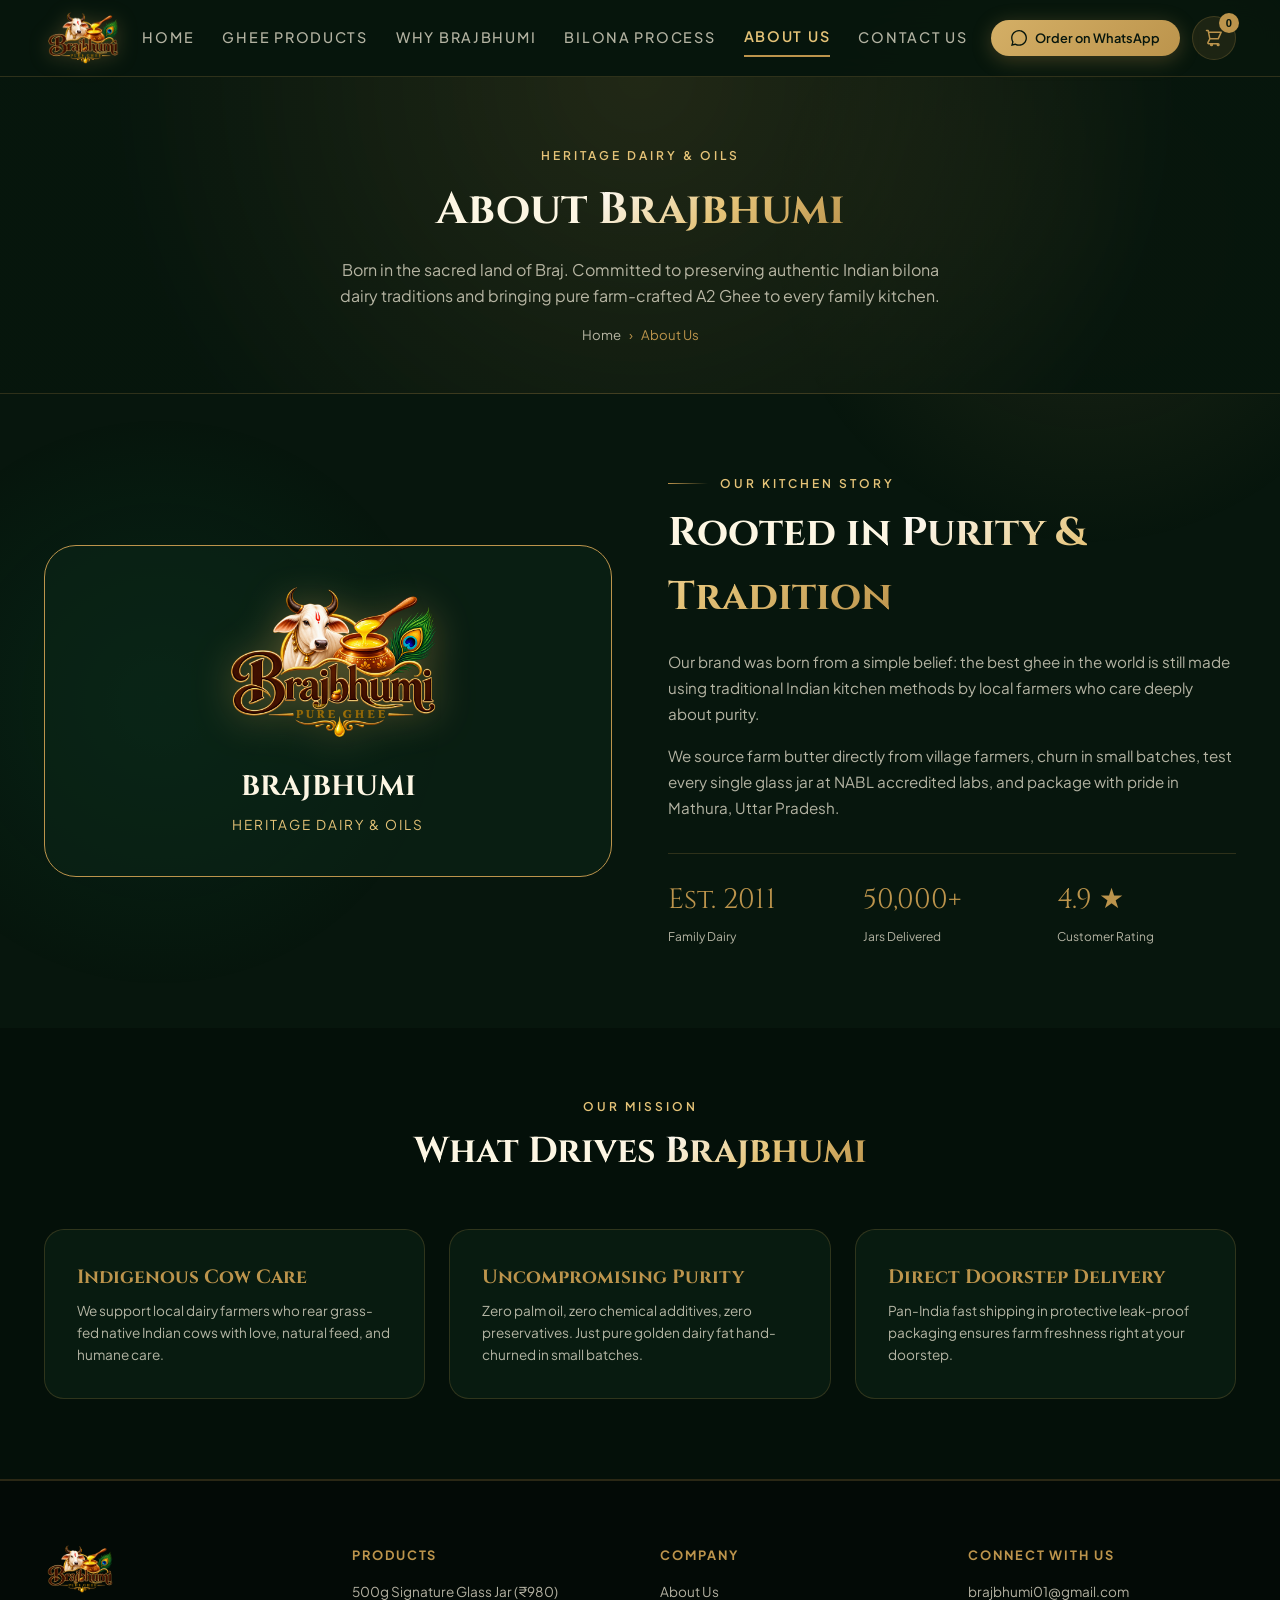
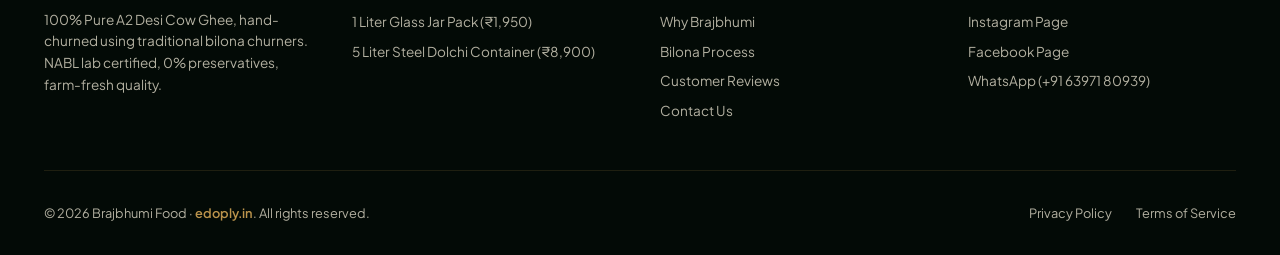
<file: about.html>
<!DOCTYPE html>
<html lang="en">

<head>
  <meta charset="UTF-8" />
  <meta name="viewport" content="width=device-width, initial-scale=1.0" />
  <title>About Us · Brajbhumi Pure A2 Desi Cow Ghee</title>
  <meta name="description"
    content="Learn about Brajbhumi's heritage in the sacred Braj region. Handcrafted pure A2 Desi Cow Ghee sourced from local village farmers, lab certified pure, and delivered doorstep across India." />
  <meta name="keywords" content="about brajbhumi ghee, brajbhumi heritage, pure cow ghee mathura, A2 cow ghee story, traditional dairy brajbhumi" />

  <!-- Open Graph Meta Tags -->
  <meta property="og:title" content="About Us · Brajbhumi Pure Ghee Heritage" />
  <meta property="og:description"
    content="Rooted in purity. Sourced directly from local village dairy farmers in the Braj region using authentic bilona methods." />
  <meta property="og:type" content="website" />

  <!-- Stylesheet -->
  <link rel="stylesheet" href="styles.css" />
</head>

<body>

  <!-- Ambient Background Glow Effects -->
  <div class="bg-glow-top"></div>
  <div class="bg-glow-bottom"></div>

  <!-- Sticky Header Navigation -->
  <header class="sticky-header">
    <div class="container-x"
      style="display: flex; align-items: center; justify-content: space-between; padding-top: 0.75rem; padding-bottom: 0.75rem;">
      <a href="index.html" style="display: flex; align-items: center; gap: 0.75rem; text-decoration: none;">
        <img src="image/logo.png?v=2" alt="Brajbhumi Logo"
          style="height: 52px; width: auto; object-fit: contain; filter: drop-shadow(0 2px 10px rgba(188,148,76,0.35));" />
      </a>

      <!-- Desktop Links -->
      <nav class="nav-links hidden-mobile">
        <a href="index.html" class="nav-link">Home</a>
        <a href="products.html" class="nav-link">Ghee Products</a>
        <a href="why.html" class="nav-link">Why Brajbhumi</a>
        <a href="manufacturing.html" class="nav-link">Bilona Process</a>
        <a href="about.html" class="nav-link active">About Us</a>
        <a href="contact.html" class="nav-link">Contact Us</a>
      </nav>

      <!-- Header CTAs & Cart Icon -->
      <div style="display: flex; align-items: center; gap: 0.75rem;">
        <a href="https://wa.me/916397180939?text=Hi%20Brajbhumi%2C%20I&#x27;d%20like%20to%20know%20more%20about%20your%20brand"
          target="_blank" rel="noreferrer" class="btn-gold hidden-mobile"
          style="padding: 0.5rem 1.25rem; font-size: 0.8rem;">
          <svg viewBox="0 0 24 24" style="width: 16px; height: 16px; fill: currentColor;">
            <path
              d="M.057 24l1.687-6.163c-1.041-1.804-1.588-3.849-1.587-5.946.003-6.556 5.338-11.891 11.893-11.893 3.181.001 6.167 1.24 8.413 3.488 2.245 2.248 3.481 5.236 3.48 8.414-.003 6.557-5.338 11.892-11.893 11.892-1.99-.001-3.951-.5-5.688-1.448l-6.305 1.654zm6.597-3.807c1.676.995 3.276 1.591 5.392 1.592 5.448 0 9.886-4.434 9.889-9.885.002-5.462-4.415-9.89-9.881-9.892-5.452 0-9.887 4.434-9.889 9.884-.001 2.225.651 3.891 1.746 5.634l-0.999 3.648 3.742-.981z" />
          </svg>
          Order on WhatsApp
        </a>

        <!-- Cart Button Drawer Trigger -->
        <button onclick="toggleCart()" aria-label="Open Cart Drawer"
          style="position: relative; background: rgba(188,148,76,0.12); border: 1px solid var(--color-green-border); width: 44px; height: 44px; border-radius: 50%; display: flex; align-items: center; justify-content: center; cursor: pointer; color: var(--color-gold); transition: var(--transition-smooth);">
          <svg viewBox="0 0 24 24"
            style="width: 20px; height: 20px; fill: none; stroke: currentColor; stroke-width: 1.8; stroke-linecap: round; stroke-linejoin: round;">
            <path
              d="M3 3h2l.4 2M7 13h10l3.6-8H5.4M7 13L5.4 5M7 13l-2.3 4.6A1 1 0 005.6 19H17M9 21a1 1 0 100-2 1 1 0 000 2zm8 0a1 1 0 100-2 1 1 0 000 2z">
            </path>
          </svg>
          <span id="cart-badge"
            style="position: absolute; top: -4px; right: -4px; background: var(--color-gold); color: #07160d; font-size: 0.7rem; font-weight: 700; width: 20px; height: 20px; border-radius: 50%; display: flex; align-items: center; justify-content: center;">0</span>
        </button>

        <!-- Mobile Hamburger Menu Button -->
        <button id="mobile-menu-btn" onclick="toggleMobileMenu()" class="mobile-toggle-btn"
          aria-label="Toggle Navigation Menu">
          <svg viewBox="0 0 24 24"
            style="width: 22px; height: 22px; fill: none; stroke: currentColor; stroke-width: 2.2; stroke-linecap: round; stroke-linejoin: round;">
            <line x1="3" y1="6" x2="21" y2="6"></line>
            <line x1="3" y1="12" x2="21" y2="12"></line>
            <line x1="3" y1="18" x2="21" y2="18"></line>
          </svg>
        </button>
      </div>
    </div>

    <!-- Mobile Navigation Drawer -->
    <div id="mobile-menu" class="mobile-menu-drawer">
      <a href="index.html" onclick="toggleMobileMenu()" class="mobile-nav-link">Home</a>
      <a href="products.html" onclick="toggleMobileMenu()" class="mobile-nav-link">Ghee Products</a>
      <a href="why.html" onclick="toggleMobileMenu()" class="mobile-nav-link">Why Brajbhumi</a>
      <a href="manufacturing.html" onclick="toggleMobileMenu()" class="mobile-nav-link">Bilona Process</a>
      <a href="about.html" onclick="toggleMobileMenu()" class="mobile-nav-link active">About Us</a>
      <a href="contact.html" onclick="toggleMobileMenu()" class="mobile-nav-link">Contact Us</a>
    </div>
  </header>

  <main>
    <!-- Page Hero Banner -->
    <div class="page-hero-banner">
      <div class="container-x">
        <span class="eyebrow">Heritage Dairy & Oils</span>
        <h1 class="page-hero-title">About <span class="text-shimmer">Brajbhumi</span></h1>
        <p class="page-hero-desc">
          Born in the sacred land of Braj. Committed to preserving authentic Indian bilona dairy traditions and bringing pure farm-crafted A2 Ghee to every family kitchen.
        </p>
        <div class="breadcrumb-nav">
          <a href="index.html">Home</a>
          <span>›</span>
          <span>About Us</span>
        </div>
      </div>
    </div>

    <!-- About Section -->
    <section id="about" style="padding: 5rem 0;">
      <div class="container-x">
        <div
          style="display: grid; grid-template-columns: repeat(auto-fit, minmax(320px, 1fr)); gap: 3.5rem; align-items: center;">
          <div
            style="position: relative; text-align: center; padding: 2.5rem; background: rgba(13,39,25,0.5); border: 1px solid var(--color-gold); border-radius: 2rem;">
            <img src="image/logo.png?v=2" alt="Brajbhumi Official Logo"
              style="max-width: 220px; height: auto; margin: 0 auto 1.25rem auto; filter: drop-shadow(0 4px 20px rgba(188,148,76,0.45));" />
            <h3 class="font-display" style="font-size: 1.75rem; color: var(--color-cream); margin-bottom: 0.25rem;">
              BRAJBHUMI</h3>
            <p
              style="color: var(--color-gold-light); font-size: 0.85rem; letter-spacing: 0.15em; text-transform: uppercase;">
              Heritage Dairy & Oils</p>
          </div>

          <div>
            <div style="display: flex; align-items: center; gap: 0.75rem; margin-bottom: 0.5rem;">
              <span class="gold-line"></span>
              <span class="eyebrow">Our Kitchen Story</span>
            </div>
            <h2 class="font-display" style="font-size: 2.5rem; color: var(--color-cream); margin-bottom: 1.25rem;">
              Rooted in <span class="text-shimmer">Purity & Tradition</span>
            </h2>
            <p style="color: var(--color-cream-muted); font-size: 0.95rem; margin-bottom: 1rem; line-height: 1.7;">
              Our brand was born from a simple belief: the best ghee in the world is still made using traditional Indian kitchen methods by local farmers who care deeply about purity.
            </p>
            <p style="color: var(--color-cream-muted); font-size: 0.95rem; margin-bottom: 2rem; line-height: 1.7;">
              We source farm butter directly from village farmers, churn in small batches, test every single glass jar at NABL accredited labs, and package with pride in Mathura, Uttar Pradesh.
            </p>

            <div
              style="display: grid; grid-template-columns: repeat(3, 1fr); gap: 1rem; border-top: 1px solid var(--color-green-border); padding-top: 1.5rem;">
              <div>
                <span class="font-display" style="font-size: 1.75rem; color: var(--color-gold); display: block;">Est. 2011</span>
                <span style="font-size: 0.75rem; color: var(--color-cream-muted);">Family Dairy</span>
              </div>
              <div>
                <span class="font-display"
                  style="font-size: 1.75rem; color: var(--color-gold); display: block;">50,000+</span>
                <span style="font-size: 0.75rem; color: var(--color-cream-muted);">Jars Delivered</span>
              </div>
              <div>
                <span class="font-display" style="font-size: 1.75rem; color: var(--color-gold); display: block;">4.9 ★</span>
                <span style="font-size: 0.75rem; color: var(--color-cream-muted);">Customer Rating</span>
              </div>
            </div>
          </div>
        </div>
      </div>
    </section>

    <!-- Brand Values Section -->
    <section style="padding: 4rem 0 5rem 0; background: rgba(4,13,8,0.7);">
      <div class="container-x">
        <div style="text-align: center; margin-bottom: 3rem;">
          <span class="eyebrow">Our Mission</span>
          <h2 class="font-display" style="font-size: 2.25rem; color: var(--color-cream); margin-top: 0.35rem;">
            What Drives <span class="text-shimmer">Brajbhumi</span>
          </h2>
        </div>

        <div style="display: grid; grid-template-columns: repeat(auto-fit, minmax(280px, 1fr)); gap: 1.5rem;">
          <div class="feature-card">
            <h3 class="font-display" style="font-size: 1.2rem; color: var(--color-gold); margin-bottom: 0.5rem;">Indigenous Cow Care</h3>
            <p style="font-size: 0.85rem; color: var(--color-cream-muted);">We support local dairy farmers who rear grass-fed native Indian cows with love, natural feed, and humane care.</p>
          </div>

          <div class="feature-card">
            <h3 class="font-display" style="font-size: 1.2rem; color: var(--color-gold); margin-bottom: 0.5rem;">Uncompromising Purity</h3>
            <p style="font-size: 0.85rem; color: var(--color-cream-muted);">Zero palm oil, zero chemical additives, zero preservatives. Just pure golden dairy fat hand-churned in small batches.</p>
          </div>

          <div class="feature-card">
            <h3 class="font-display" style="font-size: 1.2rem; color: var(--color-gold); margin-bottom: 0.5rem;">Direct Doorstep Delivery</h3>
            <p style="font-size: 0.85rem; color: var(--color-cream-muted);">Pan-India fast shipping in protective leak-proof packaging ensures farm freshness right at your doorstep.</p>
          </div>
        </div>
      </div>
    </section>
  </main>

  <!-- Footer -->
  <footer
    style="background: #030a06; border-top: 2px solid var(--color-green-border); padding: 4rem 0 2rem 0; color: var(--color-cream-muted);">
    <div class="container-x">
      <div
        style="display: grid; grid-template-columns: repeat(auto-fit, minmax(200px, 1fr)); gap: 2.5rem; margin-bottom: 3rem;">
        <div>
          <div style="display: flex; align-items: center; gap: 0.75rem; margin-bottom: 1rem;">
            <img src="image/logo.png?v=2" alt="Brajbhumi Logo"
              style="height: 48px; width: auto; object-fit: contain;" />
          </div>
          <p style="font-size: 0.85rem; color: var(--color-cream-muted); line-height: 1.6; margin-bottom: 1.25rem;">
            100% Pure A2 Desi Cow Ghee, hand-churned using traditional bilona churners. NABL lab certified, 0%
            preservatives, farm-fresh quality.
          </p>
        </div>

        <div>
          <h4
            style="font-size: 0.8rem; text-transform: uppercase; color: var(--color-gold); letter-spacing: 0.15em; margin-bottom: 1rem;">
            Products</h4>
          <ul style="list-style: none; display: flex; flex-direction: column; gap: 0.5rem; font-size: 0.85rem;">
            <li><a href="products.html" style="color: var(--color-cream-muted); text-decoration: none;">500g Signature Glass Jar (₹980)</a></li>
            <li><a href="products.html" style="color: var(--color-cream-muted); text-decoration: none;">1 Liter Glass Jar Pack (₹1,950)</a></li>
            <li><a href="products.html" style="color: var(--color-cream-muted); text-decoration: none;">5 Liter Steel Dolchi Container (₹8,900)</a></li>
          </ul>
        </div>

        <div>
          <h4
            style="font-size: 0.8rem; text-transform: uppercase; color: var(--color-gold); letter-spacing: 0.15em; margin-bottom: 1rem;">
            Company</h4>
          <ul style="list-style: none; display: flex; flex-direction: column; gap: 0.5rem; font-size: 0.85rem;">
            <li><a href="about.html" style="color: var(--color-cream-muted); text-decoration: none;">About Us</a></li>
            <li><a href="why.html" style="color: var(--color-cream-muted); text-decoration: none;">Why Brajbhumi</a></li>
            <li><a href="manufacturing.html" style="color: var(--color-cream-muted); text-decoration: none;">Bilona Process</a></li>
            <li><a href="testimonials.html" style="color: var(--color-cream-muted); text-decoration: none;">Customer Reviews</a></li>
            <li><a href="contact.html" style="color: var(--color-cream-muted); text-decoration: none;">Contact Us</a></li>
          </ul>
        </div>

        <div>
          <h4
            style="font-size: 0.8rem; text-transform: uppercase; color: var(--color-gold); letter-spacing: 0.15em; margin-bottom: 1rem;">
            Connect With Us</h4>
          <ul style="list-style: none; display: flex; flex-direction: column; gap: 0.5rem; font-size: 0.85rem;">
            <li><a href="mailto:brajbhumi01@gmail.com"
                style="color: var(--color-cream-muted); text-decoration: none;">brajbhumi01@gmail.com</a></li>
            <li><a href="https://www.instagram.com/reel/Db8kMJYzEVj/?igsh=MWNkcnoxaXYwazk5NA==" target="_blank"
                rel="noreferrer" style="color: var(--color-cream-muted); text-decoration: none;">Instagram Page</a></li>
            <li><a href="https://www.facebook.com/share/p/19TwKjG8up/" target="_blank" rel="noreferrer"
                style="color: var(--color-cream-muted); text-decoration: none;">Facebook Page</a></li>
            <li><a href="https://wa.me/916397180939" target="_blank" rel="noreferrer"
                style="color: var(--color-cream-muted); text-decoration: none;">WhatsApp (+91 63971 80939)</a></li>
          </ul>
        </div>
      </div>

      <div
        style="border-top: 1px solid rgba(188,148,76,0.15); padding-top: 2rem; display: flex; justify-content: space-between; align-items: center; flex-wrap: wrap; gap: 1rem; font-size: 0.8rem;">
        <span>© 2026 Brajbhumi Food · <a href="https://edoply.in" target="_blank" rel="noreferrer" style="color: var(--color-gold); text-decoration: none; font-weight: 600;">edoply.in</a>. All rights reserved.</span>
        <div style="display: flex; gap: 1.5rem;">
          <a href="#" style="color: var(--color-cream-muted); text-decoration: none;">Privacy Policy</a>
          <a href="#" style="color: var(--color-cream-muted); text-decoration: none;">Terms of Service</a>
        </div>
      </div>
    </div>
  </footer>

  <!-- Shopping Cart Slide-over Drawer -->
  <div id="cart-overlay" class="cart-drawer-overlay">
    <div class="cart-drawer">
      <div class="cart-header">
        <h3 class="font-display" style="font-size: 1.25rem; color: var(--color-cream);">Your Cart</h3>
        <button onclick="toggleCart()"
          style="background: none; border: none; color: var(--color-cream); font-size: 1.5rem; cursor: pointer;">✕</button>
      </div>

      <div id="cart-items-container" class="cart-body"></div>

      <div class="cart-footer">
        <div id="cart-coupon-section"
          style="border-bottom: 1px solid var(--color-green-border); padding-bottom: 0.75rem; margin-bottom: 0.75rem;"></div>

        <div id="cart-summary-section" style="margin-bottom: 1rem;">
          <div style="display: flex; justify-content: space-between; align-items: center; margin-bottom: 0.35rem;">
            <span style="font-size: 0.85rem; color: var(--color-cream-muted);">Subtotal:</span>
            <span id="cart-subtotal" style="font-size: 1rem; font-weight: 600; color: var(--color-cream);">₹0</span>
          </div>
          <div id="cart-discount-row"
            style="display: none; justify-content: space-between; align-items: center; margin-bottom: 0.35rem; color: #4ade80;">
            <span style="font-size: 0.85rem;">Coupon Discount:</span>
            <span id="cart-discount-val" style="font-size: 1rem; font-weight: 600;">-₹0</span>
          </div>
          <div
            style="display: flex; justify-content: space-between; align-items: center; border-top: 1px dashed rgba(188,148,76,0.3); padding-top: 0.5rem; margin-top: 0.5rem;">
            <span style="font-family: var(--font-heading); color: var(--color-cream); font-weight: 700;">Total Payable:</span>
            <span id="cart-final-total"
              style="font-size: 1.35rem; font-weight: 700; color: var(--color-gold-light);">₹0</span>
          </div>
        </div>

        <button onclick="checkoutWhatsApp()" class="btn-gold" style="width: 100%; padding: 0.85rem; font-size: 0.95rem;">
          Checkout on WhatsApp
        </button>
      </div>
    </div>
  </div>

  <!-- JavaScript Script -->
  <script src="app.js"></script>
</body>

</html>
</file>
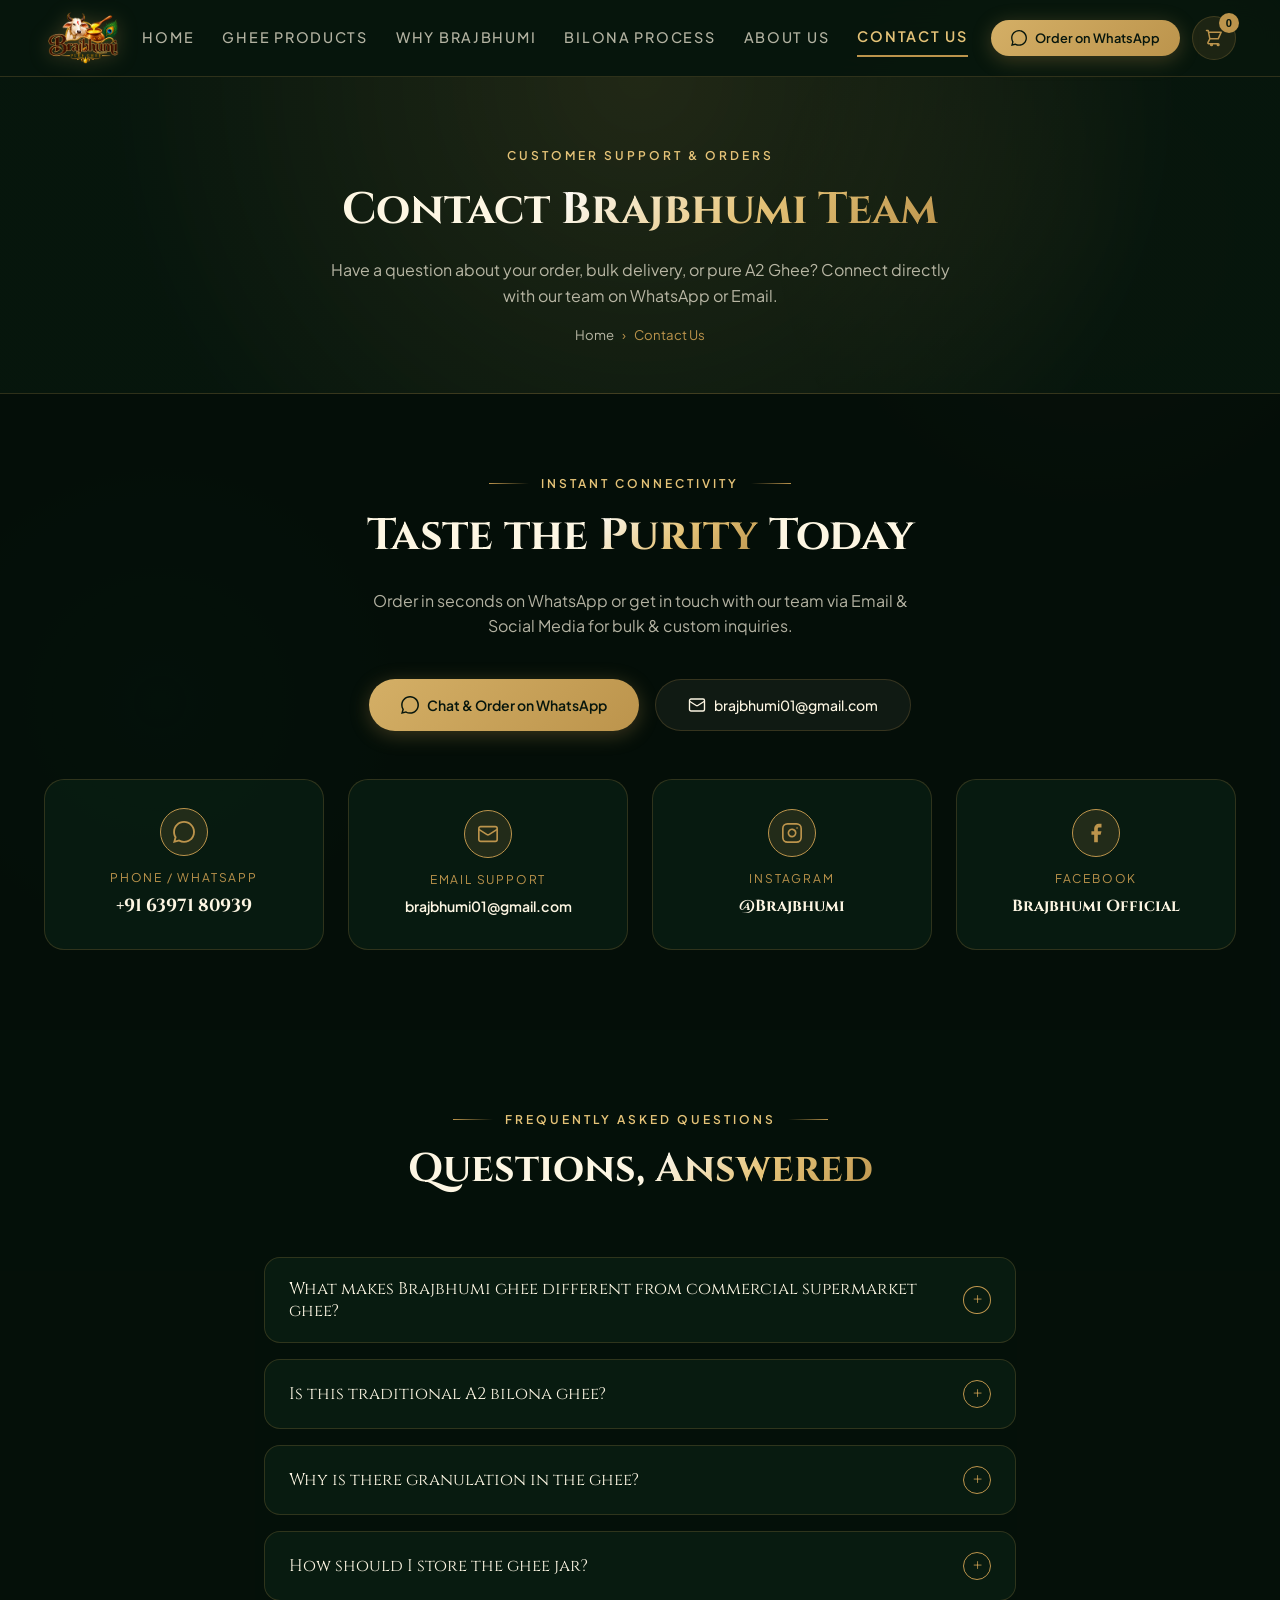
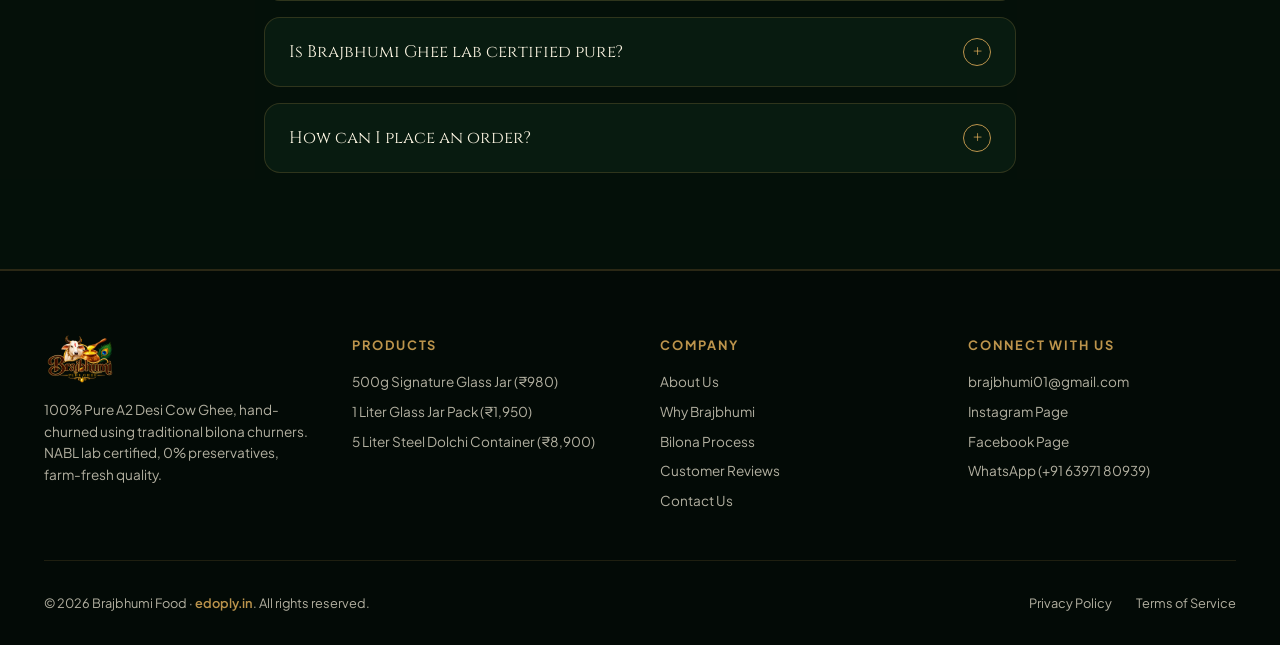
<file: contact.html>
<!DOCTYPE html>
<html lang="en">

<head>
  <meta charset="UTF-8" />
  <meta name="viewport" content="width=device-width, initial-scale=1.0" />
  <title>Contact Us & FAQ · Brajbhumi Pure A2 Desi Cow Ghee</title>
  <meta name="description"
    content="Get in touch with Brajbhumi team for orders, bulk inquiries, and product questions. Order direct on WhatsApp +91 63971 80939 or email brajbhumi01@gmail.com." />
  <meta name="keywords" content="contact brajbhumi ghee, brajbhumi whatsapp order, buy ghee whatsapp, brajbhumi email support, bilona ghee faq" />

  <!-- Open Graph Meta Tags -->
  <meta property="og:title" content="Contact Us & FAQ · Brajbhumi Pure Ghee" />
  <meta property="og:description"
    content="Order in seconds on WhatsApp or get in touch with our team via Email & Social Media for bulk & custom inquiries." />
  <meta property="og:type" content="website" />

  <!-- Stylesheet -->
  <link rel="stylesheet" href="styles.css" />
</head>

<body>

  <!-- Ambient Background Glow Effects -->
  <div class="bg-glow-top"></div>
  <div class="bg-glow-bottom"></div>

  <!-- Sticky Header Navigation -->
  <header class="sticky-header">
    <div class="container-x"
      style="display: flex; align-items: center; justify-content: space-between; padding-top: 0.75rem; padding-bottom: 0.75rem;">
      <a href="index.html" style="display: flex; align-items: center; gap: 0.75rem; text-decoration: none;">
        <img src="image/logo.png?v=2" alt="Brajbhumi Logo"
          style="height: 52px; width: auto; object-fit: contain; filter: drop-shadow(0 2px 10px rgba(188,148,76,0.35));" />
      </a>

      <!-- Desktop Links -->
      <nav class="nav-links hidden-mobile">
        <a href="index.html" class="nav-link">Home</a>
        <a href="products.html" class="nav-link">Ghee Products</a>
        <a href="why.html" class="nav-link">Why Brajbhumi</a>
        <a href="manufacturing.html" class="nav-link">Bilona Process</a>
        <a href="about.html" class="nav-link">About Us</a>
        <a href="contact.html" class="nav-link active">Contact Us</a>
      </nav>

      <!-- Header CTAs & Cart Icon -->
      <div style="display: flex; align-items: center; gap: 0.75rem;">
        <a href="https://wa.me/916397180939?text=Hi%20Brajbhumi%2C%20I&#x27;d%20like%20to%20order%20ghee"
          target="_blank" rel="noreferrer" class="btn-gold hidden-mobile"
          style="padding: 0.5rem 1.25rem; font-size: 0.8rem;">
          <svg viewBox="0 0 24 24" style="width: 16px; height: 16px; fill: currentColor;">
            <path
              d="M.057 24l1.687-6.163c-1.041-1.804-1.588-3.849-1.587-5.946.003-6.556 5.338-11.891 11.893-11.893 3.181.001 6.167 1.24 8.413 3.488 2.245 2.248 3.481 5.236 3.48 8.414-.003 6.557-5.338 11.892-11.893 11.892-1.99-.001-3.951-.5-5.688-1.448l-6.305 1.654zm6.597-3.807c1.676.995 3.276 1.591 5.392 1.592 5.448 0 9.886-4.434 9.889-9.885.002-5.462-4.415-9.89-9.881-9.892-5.452 0-9.887 4.434-9.889 9.884-.001 2.225.651 3.891 1.746 5.634l-0.999 3.648 3.742-.981z" />
          </svg>
          Order on WhatsApp
        </a>

        <!-- Cart Button Drawer Trigger -->
        <button onclick="toggleCart()" aria-label="Open Cart Drawer"
          style="position: relative; background: rgba(188,148,76,0.12); border: 1px solid var(--color-green-border); width: 44px; height: 44px; border-radius: 50%; display: flex; align-items: center; justify-content: center; cursor: pointer; color: var(--color-gold); transition: var(--transition-smooth);">
          <svg viewBox="0 0 24 24"
            style="width: 20px; height: 20px; fill: none; stroke: currentColor; stroke-width: 1.8; stroke-linecap: round; stroke-linejoin: round;">
            <path
              d="M3 3h2l.4 2M7 13h10l3.6-8H5.4M7 13L5.4 5M7 13l-2.3 4.6A1 1 0 005.6 19H17M9 21a1 1 0 100-2 1 1 0 000 2zm8 0a1 1 0 100-2 1 1 0 000 2z">
            </path>
          </svg>
          <span id="cart-badge"
            style="position: absolute; top: -4px; right: -4px; background: var(--color-gold); color: #07160d; font-size: 0.7rem; font-weight: 700; width: 20px; height: 20px; border-radius: 50%; display: flex; align-items: center; justify-content: center;">0</span>
        </button>

        <!-- Mobile Hamburger Menu Button -->
        <button id="mobile-menu-btn" onclick="toggleMobileMenu()" class="mobile-toggle-btn"
          aria-label="Toggle Navigation Menu">
          <svg viewBox="0 0 24 24"
            style="width: 22px; height: 22px; fill: none; stroke: currentColor; stroke-width: 2.2; stroke-linecap: round; stroke-linejoin: round;">
            <line x1="3" y1="6" x2="21" y2="6"></line>
            <line x1="3" y1="12" x2="21" y2="12"></line>
            <line x1="3" y1="18" x2="21" y2="18"></line>
          </svg>
        </button>
      </div>
    </div>

    <!-- Mobile Navigation Drawer -->
    <div id="mobile-menu" class="mobile-menu-drawer">
      <a href="index.html" onclick="toggleMobileMenu()" class="mobile-nav-link">Home</a>
      <a href="products.html" onclick="toggleMobileMenu()" class="mobile-nav-link">Ghee Products</a>
      <a href="why.html" onclick="toggleMobileMenu()" class="mobile-nav-link">Why Brajbhumi</a>
      <a href="manufacturing.html" onclick="toggleMobileMenu()" class="mobile-nav-link">Bilona Process</a>
      <a href="about.html" onclick="toggleMobileMenu()" class="mobile-nav-link">About Us</a>
      <a href="contact.html" onclick="toggleMobileMenu()" class="mobile-nav-link active">Contact Us</a>
    </div>
  </header>

  <main>
    <!-- Page Hero Banner -->
    <div class="page-hero-banner">
      <div class="container-x">
        <span class="eyebrow">Customer Support & Orders</span>
        <h1 class="page-hero-title">Contact <span class="text-shimmer">Brajbhumi Team</span></h1>
        <p class="page-hero-desc">
          Have a question about your order, bulk delivery, or pure A2 Ghee? Connect directly with our team on WhatsApp or Email.
        </p>
        <div class="breadcrumb-nav">
          <a href="index.html">Home</a>
          <span>›</span>
          <span>Contact Us</span>
        </div>
      </div>
    </div>

    <!-- Contact Section -->
    <section id="contact" style="padding: 5rem 0; background: rgba(4,13,8,0.8); position: relative;">
      <div class="container-x" style="text-align: center; position: relative; z-index: 2;">
        <div style="display: flex; align-items: center; justify-content: center; gap: 0.75rem; margin-bottom: 0.5rem;">
          <span class="gold-line"></span>
          <span class="eyebrow">Instant Connectivity</span>
          <span class="gold-line" style="transform: rotate(180deg);"></span>
        </div>
        <h2 class="font-display" style="font-size: 2.75rem; color: var(--color-cream); margin-bottom: 1rem;">
          Taste the <span class="text-shimmer">Purity</span> Today
        </h2>
        <p style="color: var(--color-cream-muted); max-width: 540px; margin: 0 auto 2.5rem auto; font-size: 1rem;">
          Order in seconds on WhatsApp or get in touch with our team via Email & Social Media for bulk & custom inquiries.
        </p>

        <!-- Main Action CTAs -->
        <div style="display: flex; justify-content: center; gap: 1rem; flex-wrap: wrap; margin-bottom: 3rem;">
          <a href="https://wa.me/916397180939?text=Hi%20Brajbhumi%2C%20I&#x27;d%20like%20to%20order%20ghee"
            target="_blank" rel="noreferrer" class="btn-gold" style="padding: 0.85rem 2rem;">
            <svg viewBox="0 0 24 24" style="width: 18px; height: 18px; fill: currentColor;">
              <path
                d="M.057 24l1.687-6.163c-1.041-1.804-1.588-3.849-1.587-5.946.003-6.556 5.338-11.891 11.893-11.893 3.181.001 6.167 1.24 8.413 3.488 2.245 2.248 3.481 5.236 3.48 8.414-.003 6.557-5.338 11.892-11.893 11.892-1.99-.001-3.951-.5-5.688-1.448l-6.305 1.654zm6.597-3.807c1.676.995 3.276 1.591 5.392 1.592 5.448 0 9.886-4.434 9.889-9.885.002-5.462-4.415-9.89-9.881-9.892-5.452 0-9.887 4.434-9.889 9.884-.001 2.225.651 3.891 1.746 5.634l-0.999 3.648 3.742-.981z" />
            </svg>
            Chat & Order on WhatsApp
          </a>
          <a href="mailto:brajbhumi01@gmail.com" class="btn-ghost" style="padding: 0.85rem 2rem;">
            <svg viewBox="0 0 24 24"
              style="width: 18px; height: 18px; fill: none; stroke: currentColor; stroke-width: 1.8;">
              <rect x="2" y="4" width="20" height="16" rx="2"></rect>
              <path d="m22 7-8.97 5.7a1.94 1.94 0 0 1-2.06 0L2 7"></path>
            </svg>
            brajbhumi01@gmail.com
          </a>
        </div>

        <!-- Contact & Social Cards Grid -->
        <div style="display: grid; grid-template-columns: repeat(auto-fit, minmax(220px, 1fr)); gap: 1.5rem;">
          <!-- Phone / WhatsApp Card -->
          <a href="https://wa.me/916397180939" target="_blank"
            style="text-decoration: none; text-align: center; display: flex; flex-direction: column; align-items: center; justify-content: center; padding: 1.75rem 1rem;"
            class="feature-card">
            <div
              style="width: 48px; height: 48px; border-radius: 50%; background: rgba(188,148,76,0.15); border: 1px solid var(--color-gold); display: flex; align-items: center; justify-content: center; margin-bottom: 0.75rem; color: var(--color-gold);">
              <svg viewBox="0 0 24 24" style="width: 22px; height: 22px; fill: currentColor;">
                <path
                  d="M.057 24l1.687-6.163c-1.041-1.804-1.588-3.849-1.587-5.946.003-6.556 5.338-11.891 11.893-11.891 3.181.001 6.167 1.24 8.413 3.488 2.245 2.248 3.481 5.236 3.48 8.414-.003 6.557-5.338 11.892-11.893 11.892-1.99-.001-3.951-.5-5.688-1.448l-6.305 1.654zm6.597-3.807c1.676.995 3.276 1.591 5.392 1.592 5.448 0 9.886-4.434 9.889-9.885.002-5.462-4.415-9.89-9.881-9.892-5.452 0-9.887 4.434-9.889 9.884-.001 2.225.651 3.891 1.746 5.634l-0.999 3.648 3.742-.981z" />
              </svg>
            </div>
            <span
              style="font-size: 0.75rem; text-transform: uppercase; color: var(--color-gold); letter-spacing: 0.15em; display: block; margin-bottom: 0.35rem;">Phone
              / WhatsApp</span>
            <h4 class="font-display" style="font-size: 1.1rem; color: var(--color-cream); margin: 0;">+91 63971 80939</h4>
          </a>

          <!-- Email Support Card -->
          <a href="mailto:brajbhumi01@gmail.com"
            style="text-decoration: none; text-align: center; display: flex; flex-direction: column; align-items: center; justify-content: center; padding: 1.75rem 0.75rem;"
            class="feature-card">
            <div
              style="width: 48px; height: 48px; border-radius: 50%; background: rgba(188,148,76,0.15); border: 1px solid var(--color-gold); display: flex; align-items: center; justify-content: center; margin-bottom: 0.75rem; color: var(--color-gold);">
              <svg viewBox="0 0 24 24"
                style="width: 22px; height: 22px; fill: none; stroke: currentColor; stroke-width: 1.8;">
                <rect x="2" y="4" width="20" height="16" rx="2"></rect>
                <path d="m22 7-8.97 5.7a1.94 1.94 0 0 1-2.06 0L2 7"></path>
              </svg>
            </div>
            <span
              style="font-size: 0.75rem; text-transform: uppercase; color: var(--color-gold); letter-spacing: 0.15em; display: block; margin-bottom: 0.35rem;">Email Support</span>
            <h4 style="font-family: var(--font-body); font-size: 0.88rem; font-weight: 600; color: var(--color-cream); margin: 0; word-break: break-all;">
              brajbhumi01@gmail.com
            </h4>
          </a>

          <!-- Instagram Link Card -->
          <a href="https://www.instagram.com/reel/Db8kMJYzEVj/?igsh=MWNkcnoxaXYwazk5NA==" target="_blank"
            rel="noreferrer"
            style="text-decoration: none; text-align: center; display: flex; flex-direction: column; align-items: center; justify-content: center; padding: 1.75rem 1rem;"
            class="feature-card">
            <div
              style="width: 48px; height: 48px; border-radius: 50%; background: rgba(188,148,76,0.15); border: 1px solid var(--color-gold); display: flex; align-items: center; justify-content: center; margin-bottom: 0.75rem; color: var(--color-gold);">
              <svg viewBox="0 0 24 24"
                style="width: 22px; height: 22px; fill: none; stroke: currentColor; stroke-width: 1.8; stroke-linecap: round; stroke-linejoin: round;">
                <rect x="2" y="2" width="20" height="20" rx="5" ry="5"></rect>
                <path d="M16 11.37A4 4 0 1 1 12.63 8 4 4 0 0 1 16 11.37z"></path>
                <line x1="17.5" y1="6.5" x2="17.51" y2="6.5"></line>
              </svg>
            </div>
            <span
              style="font-size: 0.75rem; text-transform: uppercase; color: var(--color-gold); letter-spacing: 0.15em; display: block; margin-bottom: 0.35rem;">Instagram</span>
            <h4 class="font-display" style="font-size: 1rem; color: var(--color-cream); margin: 0;">@Brajbhumi</h4>
          </a>

          <!-- Facebook Link Card -->
          <a href="https://www.facebook.com/share/p/19TwKjG8up/" target="_blank" rel="noreferrer"
            style="text-decoration: none; text-align: center; display: flex; flex-direction: column; align-items: center; justify-content: center; padding: 1.75rem 1rem;"
            class="feature-card">
            <div
              style="width: 48px; height: 48px; border-radius: 50%; background: rgba(188,148,76,0.15); border: 1px solid var(--color-gold); display: flex; align-items: center; justify-content: center; margin-bottom: 0.75rem; color: var(--color-gold);">
              <svg viewBox="0 0 24 24" style="width: 22px; height: 22px; fill: currentColor;">
                <path d="M18 2h-3a5 5 0 0 0-5 5v3H7v4h3v8h4v-8h3l1-4h-4V7a1 1 0 0 1 1-1h3z"></path>
              </svg>
            </div>
            <span
              style="font-size: 0.75rem; text-transform: uppercase; color: var(--color-gold); letter-spacing: 0.15em; display: block; margin-bottom: 0.35rem;">Facebook</span>
            <h4 class="font-display" style="font-size: 1rem; color: var(--color-cream); margin: 0;">Brajbhumi Official</h4>
          </a>
        </div>
      </div>
    </section>

    <!-- FAQ Section -->
    <section id="faq" style="padding: 5rem 0; background: rgba(4,13,8,0.7);">
      <div class="container-x" style="max-width: 800px;">
        <div style="text-align: center; margin-bottom: 3.5rem;">
          <div
            style="display: flex; align-items: center; justify-content: center; gap: 0.75rem; margin-bottom: 0.5rem;">
            <span class="gold-line"></span>
            <span class="eyebrow">Frequently Asked Questions</span>
            <span class="gold-line" style="transform: rotate(180deg);"></span>
          </div>
          <h2 class="font-display" style="font-size: 2.5rem; color: var(--color-cream);">
            Questions, <span class="text-shimmer">Answered</span>
          </h2>
        </div>

        <div class="faq-item">
          <button class="faq-button">
            <span>What makes Brajbhumi ghee different from commercial supermarket ghee?</span>
            <span class="faq-toggle">+</span>
          </button>
          <div class="faq-answer">
            Brajbhumi ghee is made directly from farm butter sourced from local dairy farmers — not reconstituted cream or imported fats. Every batch undergoes Gaschromat (GC) testing at NABL accredited labs to guarantee 100% purity.
          </div>
        </div>

        <div class="faq-item">
          <button class="faq-button">
            <span>Is this traditional A2 bilona ghee?</span>
            <span class="faq-toggle">+</span>
          </button>
          <div class="faq-answer">
            Yes! Our Desi Cow Ghee is made using the traditional bilona method — curdling milk, hand-churning butter, and slowly simmering butter to retain natural enzymes and rich granular texture.
          </div>
        </div>

        <div class="faq-item">
          <button class="faq-button">
            <span>Why is there granulation in the ghee?</span>
            <span class="faq-toggle">+</span>
          </button>
          <div class="faq-answer">
            Granulation (danedar texture) is a natural physical characteristic of unadulterated pure ghee. When pure butter fat cools slowly, distinct golden crystals form naturally.
          </div>
        </div>

        <div class="faq-item">
          <button class="faq-button">
            <span>How should I store the ghee jar?</span>
            <span class="faq-toggle">+</span>
          </button>
          <div class="faq-answer">
            Store the glass jar in a cool, dry place away from direct sunlight. Always use a dry spoon. Refrigeration is not required as pure ghee has a long natural shelf life.
          </div>
        </div>

        <div class="faq-item">
          <button class="faq-button">
            <span>Is Brajbhumi Ghee lab certified pure?</span>
            <span class="faq-toggle">+</span>
          </button>
          <div class="faq-answer">
            Yes, every single batch of Brajbhumi Pure Desi Cow Ghee is GC tested at NABL certified labs to guarantee 0% adulteration and 100% pure dairy fat.
          </div>
        </div>

        <div class="faq-item">
          <button class="faq-button">
            <span>How can I place an order?</span>
            <span class="faq-toggle">+</span>
          </button>
          <div class="faq-answer">
            You can select products, add them to your cart, and click "Order on WhatsApp" to place your order directly with our team in seconds!
          </div>
        </div>
      </div>
    </section>
  </main>

  <!-- Footer -->
  <footer
    style="background: #030a06; border-top: 2px solid var(--color-green-border); padding: 4rem 0 2rem 0; color: var(--color-cream-muted);">
    <div class="container-x">
      <div
        style="display: grid; grid-template-columns: repeat(auto-fit, minmax(200px, 1fr)); gap: 2.5rem; margin-bottom: 3rem;">
        <div>
          <div style="display: flex; align-items: center; gap: 0.75rem; margin-bottom: 1rem;">
            <img src="image/logo.png?v=2" alt="Brajbhumi Logo"
              style="height: 48px; width: auto; object-fit: contain;" />
          </div>
          <p style="font-size: 0.85rem; color: var(--color-cream-muted); line-height: 1.6; margin-bottom: 1.25rem;">
            100% Pure A2 Desi Cow Ghee, hand-churned using traditional bilona churners. NABL lab certified, 0%
            preservatives, farm-fresh quality.
          </p>
        </div>

        <div>
          <h4
            style="font-size: 0.8rem; text-transform: uppercase; color: var(--color-gold); letter-spacing: 0.15em; margin-bottom: 1rem;">
            Products</h4>
          <ul style="list-style: none; display: flex; flex-direction: column; gap: 0.5rem; font-size: 0.85rem;">
            <li><a href="products.html" style="color: var(--color-cream-muted); text-decoration: none;">500g Signature Glass Jar (₹980)</a></li>
            <li><a href="products.html" style="color: var(--color-cream-muted); text-decoration: none;">1 Liter Glass Jar Pack (₹1,950)</a></li>
            <li><a href="products.html" style="color: var(--color-cream-muted); text-decoration: none;">5 Liter Steel Dolchi Container (₹8,900)</a></li>
          </ul>
        </div>

        <div>
          <h4
            style="font-size: 0.8rem; text-transform: uppercase; color: var(--color-gold); letter-spacing: 0.15em; margin-bottom: 1rem;">
            Company</h4>
          <ul style="list-style: none; display: flex; flex-direction: column; gap: 0.5rem; font-size: 0.85rem;">
            <li><a href="about.html" style="color: var(--color-cream-muted); text-decoration: none;">About Us</a></li>
            <li><a href="why.html" style="color: var(--color-cream-muted); text-decoration: none;">Why Brajbhumi</a></li>
            <li><a href="manufacturing.html" style="color: var(--color-cream-muted); text-decoration: none;">Bilona Process</a></li>
            <li><a href="testimonials.html" style="color: var(--color-cream-muted); text-decoration: none;">Customer Reviews</a></li>
            <li><a href="contact.html" style="color: var(--color-cream-muted); text-decoration: none;">Contact Us</a></li>
          </ul>
        </div>

        <div>
          <h4
            style="font-size: 0.8rem; text-transform: uppercase; color: var(--color-gold); letter-spacing: 0.15em; margin-bottom: 1rem;">
            Connect With Us</h4>
          <ul style="list-style: none; display: flex; flex-direction: column; gap: 0.5rem; font-size: 0.85rem;">
            <li><a href="mailto:brajbhumi01@gmail.com"
                style="color: var(--color-cream-muted); text-decoration: none;">brajbhumi01@gmail.com</a></li>
            <li><a href="https://www.instagram.com/reel/Db8kMJYzEVj/?igsh=MWNkcnoxaXYwazk5NA==" target="_blank"
                rel="noreferrer" style="color: var(--color-cream-muted); text-decoration: none;">Instagram Page</a></li>
            <li><a href="https://www.facebook.com/share/p/19TwKjG8up/" target="_blank" rel="noreferrer"
                style="color: var(--color-cream-muted); text-decoration: none;">Facebook Page</a></li>
            <li><a href="https://wa.me/916397180939" target="_blank" rel="noreferrer"
                style="color: var(--color-cream-muted); text-decoration: none;">WhatsApp (+91 63971 80939)</a></li>
          </ul>
        </div>
      </div>

      <div
        style="border-top: 1px solid rgba(188,148,76,0.15); padding-top: 2rem; display: flex; justify-content: space-between; align-items: center; flex-wrap: wrap; gap: 1rem; font-size: 0.8rem;">
        <span>© 2026 Brajbhumi Food · <a href="https://edoply.in" target="_blank" rel="noreferrer" style="color: var(--color-gold); text-decoration: none; font-weight: 600;">edoply.in</a>. All rights reserved.</span>
        <div style="display: flex; gap: 1.5rem;">
          <a href="#" style="color: var(--color-cream-muted); text-decoration: none;">Privacy Policy</a>
          <a href="#" style="color: var(--color-cream-muted); text-decoration: none;">Terms of Service</a>
        </div>
      </div>
    </div>
  </footer>

  <!-- Shopping Cart Slide-over Drawer -->
  <div id="cart-overlay" class="cart-drawer-overlay">
    <div class="cart-drawer">
      <div class="cart-header">
        <h3 class="font-display" style="font-size: 1.25rem; color: var(--color-cream);">Your Cart</h3>
        <button onclick="toggleCart()"
          style="background: none; border: none; color: var(--color-cream); font-size: 1.5rem; cursor: pointer;">✕</button>
      </div>

      <div id="cart-items-container" class="cart-body"></div>

      <div class="cart-footer">
        <div id="cart-coupon-section"
          style="border-bottom: 1px solid var(--color-green-border); padding-bottom: 0.75rem; margin-bottom: 0.75rem;"></div>

        <div id="cart-summary-section" style="margin-bottom: 1rem;">
          <div style="display: flex; justify-content: space-between; align-items: center; margin-bottom: 0.35rem;">
            <span style="font-size: 0.85rem; color: var(--color-cream-muted);">Subtotal:</span>
            <span id="cart-subtotal" style="font-size: 1rem; font-weight: 600; color: var(--color-cream);">₹0</span>
          </div>
          <div id="cart-discount-row"
            style="display: none; justify-content: space-between; align-items: center; margin-bottom: 0.35rem; color: #4ade80;">
            <span style="font-size: 0.85rem;">Coupon Discount:</span>
            <span id="cart-discount-val" style="font-size: 1rem; font-weight: 600;">-₹0</span>
          </div>
          <div
            style="display: flex; justify-content: space-between; align-items: center; border-top: 1px dashed rgba(188,148,76,0.3); padding-top: 0.5rem; margin-top: 0.5rem;">
            <span style="font-family: var(--font-heading); color: var(--color-cream); font-weight: 700;">Total Payable:</span>
            <span id="cart-final-total"
              style="font-size: 1.35rem; font-weight: 700; color: var(--color-gold-light);">₹0</span>
          </div>
        </div>

        <button onclick="checkoutWhatsApp()" class="btn-gold" style="width: 100%; padding: 0.85rem; font-size: 0.95rem;">
          Checkout on WhatsApp
        </button>
      </div>
    </div>
  </div>

  <!-- JavaScript Script -->
  <script src="app.js"></script>
</body>

</html>
</file>
<file: styles.css>
/* ==========================================================================
   BRAJBHUMI GHEE & OILS
   LUXURY DESIGN SYSTEM
   ========================================================================== */

@import url('https://fonts.googleapis.com/css2?family=Cinzel:wght@400;600;700;800&family=Plus+Jakarta+Sans:wght@300;400;500;600;700&display=swap');


/* ==========================================================================
   ROOT VARIABLES
   ========================================================================== */

:root {
  --color-bg-dark: #07160d;
  --color-bg-card: rgba(13, 39, 25, 0.65);
  --color-bg-card-hover: rgba(18, 52, 33, 0.85);

  --color-gold: #bc944c;
  --color-gold-light: #e5c378;
  --color-gold-soft: #f3deb6;
  --color-gold-glow: rgba(188, 148, 76, 0.35);

  --color-cream: #fdf6e3;
  --color-cream-muted: rgba(253, 246, 227, 0.7);
  --color-cream-dark: #e8dbbe;

  --color-green-deep: #040d08;
  --color-green-border: rgba(188, 148, 76, 0.22);

  --font-heading: 'Cinzel', serif;
  --font-body: 'Plus Jakarta Sans', sans-serif;

  --transition-smooth: all 0.35s cubic-bezier(0.16, 1, 0.3, 1);
}


/* ==========================================================================
   RESET
   ========================================================================== */

*,
*::before,
*::after {
  box-sizing: border-box;
  margin: 0;
  padding: 0;
}


html {
  scroll-behavior: smooth;
  font-family: var(--font-body);
  background-color: var(--color-bg-dark);
  color: var(--color-cream);
  overflow-x: hidden;
  -webkit-text-size-adjust: 100%;
}


body {
  background-color: var(--color-bg-dark);
  color: var(--color-cream);
  line-height: 1.6;
  position: relative;
  min-height: 100vh;
  min-height: 100dvh;
  -webkit-tap-highlight-color: transparent;
  -webkit-font-smoothing: antialiased;
}


/* ==========================================================================
   BACKGROUND GLOWS
   ========================================================================== */

.bg-glow-top {
  position: fixed;
  top: -10%;
  right: -10%;

  width: 50vw;
  height: 50vw;

  background:
    radial-gradient(circle,
      rgba(188, 148, 76, 0.12) 0%,
      transparent 70%);

  pointer-events: none;
  z-index: 0;
}


.bg-glow-bottom {
  position: fixed;
  bottom: -10%;
  left: -10%;

  width: 45vw;
  height: 45vw;

  background:
    radial-gradient(circle,
      rgba(9, 117, 69, 0.15) 0%,
      transparent 70%);

  pointer-events: none;
  z-index: 0;
}


/* ==========================================================================
   TYPOGRAPHY
   ========================================================================== */

.font-display {
  font-family: var(--font-heading);
}


.font-body {
  font-family: var(--font-body);
}


.text-shimmer {
  background:
    linear-gradient(135deg,
      #ffffff 0%,
      var(--color-gold-light) 50%,
      var(--color-gold) 100%);

  -webkit-background-clip: text;
  -webkit-text-fill-color: transparent;

  display: inline;
}


.eyebrow {
  font-size: 0.75rem;
  text-transform: uppercase;
  letter-spacing: 0.25em;
  color: var(--color-gold-light);
  font-weight: 600;
}


.gold-line {
  display: inline-block;

  width: 40px;
  height: 1px;

  background:
    linear-gradient(90deg,
      var(--color-gold),
      transparent);
}


/* ==========================================================================
   CONTAINER
   ========================================================================== */

.container-x {
  max-width: 1240px;

  margin: 0 auto;

  padding: 0 1.5rem;
}


/* ==========================================================================
   BUTTONS
   ========================================================================== */

.btn-gold {
  display: inline-flex;

  align-items: center;
  justify-content: center;

  gap: 0.5rem;

  background:
    linear-gradient(135deg,
      #d4af66 0%,
      #bc944c 100%);

  color: #07160d;

  font-family: var(--font-body);
  font-weight: 600;
  font-size: 0.875rem;

  padding: 0.75rem 1.5rem;

  border-radius: 9999px;

  text-decoration: none;

  border: none;

  cursor: pointer;

  box-shadow:
    0 4px 20px rgba(188, 148, 76, 0.3);

  transition: var(--transition-smooth);
}


.btn-gold:hover {
  background:
    linear-gradient(135deg,
      #e5c378 0%,
      #cfa65b 100%);

  transform: translateY(-2px);

  box-shadow:
    0 8px 25px rgba(188, 148, 76, 0.5);
}


.btn-ghost {
  display: inline-flex;

  align-items: center;
  justify-content: center;

  gap: 0.5rem;

  background: rgba(253, 246, 227, 0.05);

  color: var(--color-cream);

  border: 1px solid var(--color-green-border);

  font-family: var(--font-body);
  font-weight: 500;
  font-size: 0.875rem;

  padding: 0.75rem 1.5rem;

  border-radius: 9999px;

  text-decoration: none;

  cursor: pointer;

  transition: var(--transition-smooth);
}


.btn-ghost:hover {
  background: rgba(188, 148, 76, 0.15);

  border-color: var(--color-gold);

  color: var(--color-gold-light);

  transform: translateY(-2px);
}


/* ==========================================================================
   STICKY HEADER
   ========================================================================== */

header.sticky-header {
  position: sticky;
  top: 0;
  z-index: 50;
  background: rgba(7, 22, 13, 0.88);
  backdrop-filter: blur(16px);
  -webkit-backdrop-filter: blur(16px);
  border-bottom: 1px solid var(--color-green-border);
  transition: var(--transition-smooth);
  padding-top: env(safe-area-inset-top, 0px);
}


header.sticky-header.scrolled {
  box-shadow:
    0 10px 30px rgba(0, 0, 0, 0.5);
}


.nav-links {
  display: flex;
  align-items: center;
  gap: 2rem;
}


.nav-link {
  font-size: 0.85rem;

  text-transform: uppercase;

  letter-spacing: 0.12em;

  color: var(--color-cream-muted);

  text-decoration: none;

  transition: var(--transition-smooth);

  position: relative;

  padding: 0.5rem 0;
}


.nav-link:hover {
  color: var(--color-gold-light);
}


.nav-link::after {
  content: '';

  position: absolute;

  bottom: 0;
  left: 0;

  width: 0;
  height: 2px;

  background: var(--color-gold);

  transition: var(--transition-smooth);
}


.nav-link:hover::after {
  width: 100%;
}


/* ==========================================================================
   HERO SECTION
   ========================================================================== */

.hero-container {
  position: relative;

  width: 100%;

  min-height: 85vh;

  display: flex;

  align-items: center;
  justify-content: center;

  overflow: hidden;

  background:
    radial-gradient(circle at 70% 30%,
      #0f3520 0%,
      #07160d 85%);

  padding: 4rem 0;
}


/* ==========================================================================
   HERO SLIDES
   ========================================================================== */

.hero-slide {
  position: absolute;

  inset: 0;

  width: 100%;
  height: 100%;

  display: flex;

  align-items: center;

  opacity: 0;

  visibility: hidden;

  pointer-events: none;

  /*
    New slide enters from RIGHT
  */
  transform: translateX(100%);

  transition:
    transform 0.85s cubic-bezier(0.65, 0, 0.35, 1),
    opacity 0.65s ease,
    visibility 0.65s ease;

  z-index: 1;
}


/* ==========================================================================
   ACTIVE SLIDE
   ========================================================================== */

.hero-slide.active {
  position: absolute;

  inset: 0;

  opacity: 1;

  visibility: visible;

  pointer-events: auto;

  /*
    Active position
  */
  transform: translateX(0);

  z-index: 2;
}


/* ==========================================================================
   PREVIOUS SLIDE
   Old product moves from CENTER to LEFT
   ========================================================================== */

.hero-slide.slide-prev {
  opacity: 0;

  visibility: hidden;

  pointer-events: none;

  transform: translateX(-100%);

  z-index: 1;
}


/* ==========================================================================
   HERO CONTENT GRID
   ========================================================================== */

.hero-content-grid {
  display: grid;

  grid-template-columns:
    minmax(0, 1.05fr) minmax(0, 0.95fr);

  align-items: center;

  width: 100%;

  gap: 3rem;

  padding: 0 1.5rem;
}

.hero-content-grid>div {
  min-width: 0;
  width: 100%;
}


.hero-badge {
  display: inline-flex;
  align-items: center;
  gap: 0.5rem;
  background: rgba(188, 148, 76, 0.12);
  border: 1px solid var(--color-green-border);
  color: var(--color-gold-light);
  font-size: 0.78rem;
  font-weight: 600;
  text-transform: uppercase;
  letter-spacing: 0.12em;
  padding: 0.35rem 0.85rem;
  border-radius: 9999px;
  margin-bottom: 1rem;
  max-width: 100%;
}


.hero-title {
  font-size: 2.75rem;
  line-height: 1.15;
  margin-bottom: 1.25rem;
  color: var(--color-cream);
  overflow-wrap: break-word;
  word-break: normal;
  max-width: 100%;
}

.hero-desc {
  font-size: 1.05rem;
  color: var(--color-cream-muted);
  margin-bottom: 2rem;
  max-width: 480px;
}


.hero-actions {
  display: flex;
  gap: 1rem;
  flex-wrap: wrap;
  align-items: center;
  width: 100%;
}

@media (max-width: 991px) {
  .hero-actions {
    justify-content: center;
  }
}


/* ==========================================================================
   HERO IMAGE WRAPPER
   ========================================================================== */

.hero-img-wrapper {
  position: relative;

  display: flex;

  align-items: center;

  justify-content: center;

  min-height: 500px;

  overflow: visible;
}


/* ==========================================================================
   HERO IMAGE GOLDEN BACKDROP
   ========================================================================== */

.hero-img-backdrop {
  position: absolute;

  width: 380px;
  height: 380px;

  border-radius: 50%;

  background:
    radial-gradient(circle,
      rgba(188, 148, 76, 0.27) 0%,
      transparent 70%);

  filter: blur(40px);

  z-index: 1;

  pointer-events: none;
}


/* ==========================================================================
   HERO PRODUCT IMAGE
   ========================================================================== */

.hero-img {
  position: relative;

  z-index: 2;

  display: block;

  width: auto;

  max-width: 100%;

  height: auto;

  max-height: 450px;

  object-fit: contain;

  filter:
    drop-shadow(0 20px 40px rgba(0, 0, 0, 0.6));

  /*
    Floating product effect
  */
  animation:
    heroProductFloat 4s ease-in-out infinite;
}


/* ==========================================================================
   PRODUCT FLOAT ANIMATION
   ========================================================================== */

@keyframes heroProductFloat {

  0% {
    transform: translateY(0);
  }

  50% {
    transform: translateY(-10px);
  }

  100% {
    transform: translateY(0);
  }

}


/* 5 Liter Steel Container Highlighted Scale (110%) */
.hero-img-5l {
  max-height: 470px;
  transform: scale(1.05);
  animation: heroProductFloat5L 4s ease-in-out infinite;
  filter: drop-shadow(0 20px 40px rgba(0, 0, 0, 0.65));
}

@keyframes heroProductFloat5L {
  0% {
    transform: translateY(0) scale(1.10);
  }

  50% {
    transform: translateY(-8px) scale(1.10);
  }

  100% {
    transform: translateY(0) scale(1.10);
  }
}


/* ==========================================================================
   SLIDER DOTS
   ========================================================================== */

.slider-dots {
  position: absolute;

  bottom: 2rem;

  left: 50%;

  transform: translateX(-50%);

  display: flex;

  align-items: center;

  justify-content: center;

  gap: 0.75rem;

  z-index: 20;
}


/* ==========================================================================
   SLIDER NAVIGATION ARROWS & PROGRESS BAR
   ========================================================================== */

.slider-arrow {
  position: absolute;
  top: 50%;
  transform: translateY(-50%);
  z-index: 25;
  width: 44px;
  height: 44px;
  border-radius: 50%;
  background: rgba(7, 22, 13, 0.65);
  border: 1.5px solid var(--color-gold);
  color: var(--color-gold-light);
  display: flex;
  align-items: center;
  justify-content: center;
  cursor: pointer;
  backdrop-filter: blur(10px);
  transition: var(--transition-smooth);
}

.slider-arrow:hover {
  background: var(--color-gold);
  color: #07160d;
  box-shadow: 0 0 20px rgba(188, 148, 76, 0.5);
  transform: translateY(-50%) scale(1.1);
}

.slider-arrow-prev {
  left: 1.5rem;
}

.slider-arrow-next {
  right: 1.5rem;
}

.slider-progress-container {
  position: absolute;
  bottom: 0;
  left: 0;
  width: 100%;
  height: 3px;
  background: rgba(255, 255, 255, 0.1);
  z-index: 25;
  overflow: hidden;
}

.slider-progress-bar {
  width: 0%;
  height: 100%;
  background: linear-gradient(90deg, var(--color-gold), var(--color-gold-light));
}

@media (max-width: 768px) {
  .slider-arrow {
    width: 36px;
    height: 36px;
  }

  .slider-arrow-prev {
    left: 0.5rem;
  }

  .slider-arrow-next {
    right: 0.5rem;
  }
}


.slider-dot {
  width: 10px;
  height: 10px;

  padding: 0;

  border: none;

  border-radius: 50%;

  background:
    rgba(253, 246, 227, 0.3);

  cursor: pointer;

  transition:
    width 0.35s ease,
    background 0.35s ease,
    transform 0.35s ease;
}


.slider-dot:hover {
  transform: scale(1.15);

  background:
    rgba(229, 195, 120, 0.75);
}


.slider-dot.active {
  width: 30px;

  border-radius: 9999px;

  background: var(--color-gold);
}


/* ==========================================================================
   PRODUCT CARDS
   ========================================================================== */

.product-card {
  position: relative;

  background:
    linear-gradient(180deg,
      rgba(15, 42, 27, 0.8) 0%,
      rgba(7, 22, 13, 0.95) 100%);

  border:
    1px solid var(--color-green-border);

  border-radius: 1.5rem;

  padding: 1.5rem;

  display: flex;

  flex-direction: column;

  height: 100%;

  transition: var(--transition-smooth);

  overflow: hidden;
}


.product-card:hover {
  transform: translateY(-6px);

  border-color:
    rgba(188, 148, 76, 0.5);

  box-shadow:
    0 20px 40px -10px rgba(0, 0, 0, 0.6),
    0 0 30px rgba(188, 148, 76, 0.25);
}


.product-img-box {
  position: relative;

  height: 210px;

  display: flex;

  align-items: center;

  justify-content: center;

  margin-bottom: 1.25rem;
}


.product-img-box::before {
  content: '';

  position: absolute;

  width: 140px;
  height: 140px;

  border-radius: 50%;

  background:
    radial-gradient(circle,
      rgba(255, 255, 255, 0.15) 0%,
      transparent 70%);
}


.product-card-img {
  position: relative;

  z-index: 2;

  max-height: 180px;

  max-width: 100%;

  object-fit: contain;

  filter:
    drop-shadow(0 10px 20px rgba(0, 0, 0, 0.5));

  transition: var(--transition-smooth);
}


.product-card:hover .product-card-img {
  transform: scale(1.05);
}


.product-badge {
  position: absolute;

  top: 0.75rem;
  left: 0.75rem;

  z-index: 3;

  background:
    rgba(188, 148, 76, 0.2);

  border:
    1px solid var(--color-gold);

  color: var(--color-gold-light);

  font-size: 0.65rem;

  text-transform: uppercase;

  letter-spacing: 0.1em;

  padding:
    0.25rem 0.6rem;

  border-radius: 9999px;
}


/* ==========================================================================
   FEATURE CARDS
   ========================================================================== */

.feature-card {
  background:
    rgba(13, 39, 25, 0.5);

  border:
    1px solid var(--color-green-border);

  border-radius: 1.25rem;

  padding: 2rem;

  transition: var(--transition-smooth);

  height: 100%;
}


.feature-card:hover {
  transform: translateY(-4px);

  background:
    rgba(18, 52, 33, 0.75);

  border-color:
    rgba(188, 148, 76, 0.4);
}


.icon-box {
  width: 3.5rem;
  height: 3.5rem;

  border-radius: 1rem;

  background:
    rgba(188, 148, 76, 0.12);

  color: var(--color-gold);

  display: flex;

  align-items: center;
  justify-content: center;

  margin-bottom: 1.25rem;

  transition: var(--transition-smooth);
}


.feature-card:hover .icon-box {
  background: var(--color-gold);

  color: #07160d;
}


/* ==========================================================================
   SHOWCASE SECTION & RESPONSIVE STYLING
   ========================================================================== */

.showcase-bg {
  background: #040d08;
  position: relative;
  overflow: hidden;
  padding: 4rem 0 !important;
}

.showcase-glow {
  position: absolute;
  top: 50%;
  left: 50%;
  transform: translate(-50%, -50%);
  width: 380px;
  height: 380px;
  background: radial-gradient(circle, rgba(188, 148, 76, 0.2) 0%, transparent 65%);
  filter: blur(50px);
  pointer-events: none;
}

.showcase-grid {
  display: grid;
  grid-template-columns: 1fr 220px 1fr;
  gap: 2rem;
  align-items: center;
}

.showcase-jar-wrapper {
  text-align: center;
  position: relative;
  display: flex;
  justify-content: center;
  align-items: center;
}

.showcase-jar-img {
  width: auto;
  max-width: 220px;
  max-height: 270px;
  object-fit: contain;
  filter: drop-shadow(0 15px 35px rgba(188, 148, 76, 0.35));
  transition: var(--transition-smooth);
}

.showcase-col-left {
  display: flex;
  flex-direction: column;
  gap: 2rem;
  text-align: right;
}

.showcase-col-right {
  display: flex;
  flex-direction: column;
  gap: 2rem;
  text-align: left;
}

@media (max-width: 991px) {
  .showcase-bg {
    padding: 3rem 0 !important;
  }

  .showcase-grid {
    grid-template-columns: 1fr;
    gap: 2rem;
  }

  .showcase-col-left,
  .showcase-col-right {
    text-align: center !important;
    gap: 1.5rem;
  }

  .showcase-jar-img {
    max-width: 160px;
    max-height: 200px;
  }
}


/* ==========================================================================
   FAQ
   ========================================================================== */

.faq-item {
  background:
    rgba(13, 39, 25, 0.5);

  border:
    1px solid var(--color-green-border);

  border-radius: 1rem;

  overflow: hidden;

  margin-bottom: 1rem;

  transition: var(--transition-smooth);
}


.faq-button {
  width: 100%;

  padding: 1.25rem 1.5rem;

  background: none;

  border: none;

  color: var(--color-cream);

  display: flex;

  align-items: center;

  justify-content: space-between;

  text-align: left;

  font-family: var(--font-heading);

  font-size: 1.05rem;

  cursor: pointer;
}


.faq-toggle {
  width: 1.75rem;
  height: 1.75rem;

  border-radius: 50%;

  border:
    1px solid var(--color-gold);

  color: var(--color-gold);

  display: flex;

  align-items: center;

  justify-content: center;

  font-size: 1.2rem;

  line-height: 1;

  transition: var(--transition-smooth);
}


.faq-item.active .faq-toggle {
  transform: rotate(45deg);

  background: var(--color-gold);

  color: #07160d;
}


.faq-answer {
  max-height: 0;

  overflow: hidden;

  transition:
    max-height 0.35s ease,
    padding 0.35s ease;

  padding: 0 1.5rem;

  color: var(--color-cream-muted);

  font-size: 0.95rem;

  line-height: 1.6;
}


.faq-item.active .faq-answer {
  max-height: 300px;

  padding:
    0 1.5rem 1.5rem 1.5rem;
}


/* ==========================================================================
   SHOPPING CART
   ========================================================================== */

.cart-drawer-overlay {
  position: fixed;

  inset: 0;

  background:
    rgba(0, 0, 0, 0.7);

  backdrop-filter: blur(4px);

  z-index: 100;

  opacity: 0;

  visibility: hidden;

  transition: var(--transition-smooth);
}


.cart-drawer-overlay.active {
  opacity: 1;

  visibility: visible;
}


.cart-drawer {
  position: fixed;

  top: 0;
  right: 0;

  width: 100%;

  max-width: 440px;

  height: 100vh;

  background: #081a10;

  border-left:
    1px solid var(--color-green-border);

  z-index: 101;

  transform: translateX(100%);

  transition: var(--transition-smooth);

  display: flex;

  flex-direction: column;
}


.cart-drawer-overlay.active .cart-drawer {
  transform: translateX(0);
}


.cart-header {
  padding: 1.5rem;

  border-bottom:
    1px solid var(--color-green-border);

  display: flex;

  align-items: center;

  justify-content: space-between;
}


.cart-body {
  flex: 1;

  overflow-y: auto;

  padding: 1.5rem;
}


.cart-footer {
  padding: 1.5rem;

  border-top:
    1px solid var(--color-green-border);

  background:
    rgba(4, 13, 8, 0.8);
}


.cart-item {
  display: flex;

  gap: 1rem;

  align-items: center;

  padding: 1rem 0;

  border-bottom:
    1px solid rgba(188, 148, 76, 0.1);
}


.cart-item-img {
  width: 60px;
  height: 60px;

  object-fit: contain;

  background:
    rgba(255, 255, 255, 0.05);

  border-radius: 0.5rem;

  padding: 0.25rem;
}


.qty-btn {
  width: 24px;
  height: 24px;

  border-radius: 50%;

  border:
    1px solid var(--color-green-border);

  background:
    rgba(255, 255, 255, 0.05);

  color: var(--color-cream);

  cursor: pointer;

  display: inline-flex;

  align-items: center;

  justify-content: center;

  font-size: 0.9rem;
}


.qty-btn:hover {
  background: var(--color-gold);

  color: #07160d;
}


/* ==========================================================================
   QUICK VIEW MODAL
   ========================================================================== */

.modal-overlay {
  position: fixed;

  inset: 0;

  background:
    rgba(0, 0, 0, 0.8);

  backdrop-filter: blur(6px);

  z-index: 100;

  opacity: 0;

  visibility: hidden;

  transition: var(--transition-smooth);

  display: flex;

  align-items: center;

  justify-content: center;

  padding: 1rem;
}


.modal-overlay.active {
  opacity: 1;

  visibility: visible;
}


.modal-content {
  background: #081a10;

  border:
    1px solid var(--color-gold);

  border-radius: 1.5rem;

  max-width: 720px;

  width: 100%;

  max-height: 90vh;

  overflow-y: auto;

  position: relative;

  padding: 2rem;

  box-shadow:
    0 25px 50px rgba(0, 0, 0, 0.8);
}


.size-pill {
  padding:
    0.5rem 1rem;

  border-radius: 9999px;

  border:
    1px solid var(--color-green-border);

  background:
    rgba(255, 255, 255, 0.05);

  color: var(--color-cream);

  cursor: pointer;

  font-size: 0.85rem;

  transition: var(--transition-smooth);
}


.size-pill.active {
  background: var(--color-gold);

  color: #07160d;

  font-weight: 600;

  border-color: var(--color-gold);
}


/* ==========================================================================
   MANUFACTURING VIDEO SECTION
   ========================================================================== */

.manufacturing-section {
  padding: 6rem 0;

  background:
    rgba(4, 13, 8, 0.75);

  position: relative;

  overflow: hidden;
}


.manufacturing-heading {
  text-align: center;

  margin-bottom: 4rem;
}


.manufacturing-heading h2 {
  font-size: 2.75rem;

  line-height: 1.2;

  color: var(--color-cream);

  margin: 0;
}


.manufacturing-heading p {
  max-width: 580px;

  margin:
    0.75rem auto 0;

  color: var(--color-cream-muted);

  font-size: 0.95rem;

  line-height: 1.7;
}


.heading-label {
  display: flex;

  align-items: center;

  justify-content: center;

  gap: 0.75rem;

  margin-bottom: 0.75rem;
}


.heading-label .gold-line {
  width: 50px;

  height: 1px;

  background: var(--color-gold);

  display: block;
}


/* ==========================================================================
   VIDEO GRID
   ========================================================================== */

.manufacturing-grid {
  display: grid;

  grid-template-columns:
    repeat(auto-fit, minmax(260px, 1fr));

  gap: 2rem;

  align-items: stretch;
}


/* ==========================================================================
   VIDEO CARD
   ========================================================================== */

.mfg-video-card {
  background:
    linear-gradient(180deg,
      rgba(13, 39, 25, 0.9),
      rgba(7, 22, 13, 0.98));

  border:
    1px solid var(--color-green-border);

  border-radius: 1.5rem;

  overflow: hidden;

  display: flex;

  flex-direction: column;

  height: 100%;

  box-shadow:
    0 15px 40px rgba(0, 0, 0, 0.25);

  transition:
    transform 0.4s ease,
    border-color 0.4s ease,
    box-shadow 0.4s ease;
}


.mfg-video-card:hover {
  transform: translateY(-8px);

  border-color:
    rgba(188, 148, 76, 0.6);

  box-shadow:
    0 25px 60px rgba(0, 0, 0, 0.45),
    0 0 30px rgba(188, 148, 76, 0.12);
}


/* ==========================================================================
   VIDEO
   ========================================================================== */

.mfg-video-wrapper {
  position: relative;
  width: 100%;
  aspect-ratio: 16 / 10;
  background: radial-gradient(circle at center, rgba(15, 53, 32, 0.9) 0%, rgba(4, 13, 8, 0.98) 100%);
  border-bottom: 1px solid var(--color-green-border);
  overflow: hidden;
  display: flex;
  align-items: center;
  justify-content: center;
}


.mfg-video-player {
  display: block;
  width: 100%;
  height: 100%;
  object-fit: contain;
  background: transparent;
}


/* ==========================================================================
   VIDEO NUMBER
   ========================================================================== */

.video-number {
  position: absolute;

  top: 15px;
  left: 15px;

  width: 42px;
  height: 42px;

  display: flex;

  align-items: center;

  justify-content: center;

  border-radius: 50%;

  background:
    rgba(4, 13, 8, 0.85);

  border:
    1px solid rgba(188, 148, 76, 0.65);

  color: var(--color-gold-light);

  font-size: 0.78rem;

  font-weight: 600;

  backdrop-filter: blur(8px);

  z-index: 2;
}


/* ==========================================================================
   VIDEO CONTENT
   ========================================================================== */

.mfg-card-content {
  padding:
    1.5rem 1.5rem 1.75rem;

  flex: 1;
}


.mfg-card-label {
  display: block;

  color: var(--color-gold-light);

  font-size: 0.7rem;

  text-transform: uppercase;

  letter-spacing: 0.15em;

  font-weight: 600;

  margin-bottom: 0.55rem;
}


.mfg-card-content h3 {
  color: var(--color-cream);

  font-size: 1.25rem;

  line-height: 1.4;

  margin:
    0 0 0.6rem;
}


.mfg-card-content p {
  color: var(--color-cream-muted);

  font-size: 0.85rem;

  line-height: 1.7;

  margin: 0;
}


/* ==========================================================================
   MOBILE MENU BUTTON & DRAWER
   ========================================================================== */

.mobile-toggle-btn {
  display: none;
  align-items: center;
  justify-content: center;
  width: 44px;
  height: 44px;
  background: rgba(188, 148, 76, 0.15);
  border: 1.5px solid var(--color-gold);
  border-radius: 50%;
  color: var(--color-gold-light);
  cursor: pointer;
  transition: var(--transition-smooth);
}

.mobile-toggle-btn:hover {
  background: rgba(188, 148, 76, 0.3);
  color: var(--color-cream);
}

.mobile-menu-drawer {
  display: flex;
  flex-direction: column;
  position: absolute;
  top: 100%;
  left: 0;
  width: 100%;
  background: rgba(7, 22, 13, 0.98);
  backdrop-filter: blur(20px);
  border-bottom: 1px solid var(--color-gold);
  padding: 1rem 1.5rem 1.5rem;
  gap: 0.75rem;
  transform: translateY(-15px);
  opacity: 0;
  visibility: hidden;
  transition: var(--transition-smooth);
  box-shadow: 0 20px 40px rgba(0, 0, 0, 0.8);
}

.mobile-menu-drawer.active {
  transform: translateY(0);
  opacity: 1;
  visibility: visible;
}

.mobile-nav-link {
  color: var(--color-cream);
  text-decoration: none;
  font-family: var(--font-heading);
  font-size: 1rem;
  padding: 0.65rem 0;
  border-bottom: 1px solid rgba(188, 148, 76, 0.15);
  transition: var(--transition-smooth);
}

.mobile-nav-link:hover {
  color: var(--color-gold-light);
  padding-left: 0.5rem;
}

@media (max-width: 768px) {
  .hidden-mobile {
    display: none !important;
  }

  .mobile-toggle-btn {
    display: flex !important;
  }
}

/* ==========================================================================
   TABLET
   ========================================================================== */

@media (max-width: 991px) {

  .hero-title {
    font-size: 1.75rem;
  }

  .hero-container {
    min-height: 540px;
    padding: 0;
  }

  .hero-slide,
  .hero-slide.active {
    display: flex !important;
    flex-direction: column !important;
    justify-content: flex-start !important;
    align-items: center !important;
    padding-top: 1.5rem !important;
  }

  .hero-content-grid {
    grid-template-columns: 1fr;
    text-align: center;
    gap: 0.4rem;
    padding-top: 0 !important;
  }

  .hero-img-wrapper {
    min-height: 180px;
    display: flex;
    align-items: center;
    justify-content: center;
  }

  .hero-img {
    max-height: 180px;
    object-fit: contain;
  }

  .hero-img-5l {
    max-height: 185px !important;
    transform: none !important;
    object-fit: contain !important;
  }

  .hero-img-backdrop {
    width: 180px;
    height: 180px;
  }

  .showcase-grid {
    grid-template-columns: 1fr !important;
  }

  .manufacturing-grid {
    grid-template-columns:
      repeat(2, minmax(0, 1fr));
  }

  .manufacturing-heading h2 {
    font-size: 2.4rem;
  }

}


/* ==========================================================================
   MOBILE
   ========================================================================== */

@media (max-width: 640px) {

  .hero-container {
    min-height: 600px !important;
    padding: 0 !important;
  }

  .hero-slide,
  .hero-slide.active {
    display: flex !important;
    flex-direction: column !important;
    justify-content: flex-start !important;
    align-items: center !important;
    padding-top: 5.5rem !important;
  }

  .hero-content-grid {
    padding-top: 0 !important;
    padding-left: 0.75rem;
    padding-right: 0.75rem;
    gap: 0.35rem;
  }

  .hero-title {
    font-size: 1.25rem !important;
    line-height: 1.2 !important;
    margin: 0 auto 0.3rem auto !important;
    word-break: normal;
    overflow-wrap: break-word;
    text-align: center;
    max-width: 100%;
  }

  .hero-desc {
    font-size: 0.78rem !important;
    line-height: 1.35 !important;
    margin: 0 auto 0.4rem auto !important;
    text-align: center;
    max-width: 480px;
  }

  .container-x {
    padding: 0 1rem;
  }

  .btn-gold,
  .btn-ghost {
    width: 100%;
  }

  .hero-badge {
    margin: 0 auto 0.3rem auto !important;
    font-size: 0.65rem !important;
    padding: 0.18rem 0.55rem !important;
  }

  .hero-actions {
    justify-content: center !important;
    margin: 0 auto 0.4rem auto !important;
    gap: 0.35rem !important;
  }

  .hero-actions .btn-gold,
  .hero-actions .btn-ghost {
    padding: 0.4rem 0.75rem !important;
    font-size: 0.72rem !important;
  }

  .hero-trust-row {
    margin-bottom: 0.3rem;
    gap: 0.25rem !important;
  }

  .hero-trust-item {
    font-size: 0.62rem !important;
    padding: 0.12rem 0.4rem !important;
  }

  .hero-img-wrapper {
    min-height: 150px;
    margin: 0 auto;
    display: flex;
    align-items: center;
    justify-content: center;
  }

  .hero-img {
    max-height: 150px;
  }

  .hero-img-5l {
    max-height: 150px !important;
  }

  .hero-img-backdrop {
    width: 140px;
    height: 140px;
  }

  .slider-dots {
    bottom: 0.35rem;
  }

  .manufacturing-section {
    padding: 4rem 0;
  }

  .manufacturing-heading {
    margin-bottom: 2.5rem;
  }

  .manufacturing-heading h2 {
    font-size: 1.85rem;
  }

  .manufacturing-heading p {
    font-size: 0.88rem;
    padding: 0 1rem;
  }

  .manufacturing-grid {
    grid-template-columns: 1fr;
    gap: 1.5rem;
  }

  .mfg-video-wrapper {
    aspect-ratio: 16 / 10;
  }

  .mfg-card-content {
    padding: 1.35rem;
  }

}


/* ==========================================================================
   EXTRA SMALL DEVICES (ANDROID PHONES)
   ========================================================================== */

@media (max-width: 440px) {

  .hero-container {
    min-height: 570px !important;
  }

  .hero-slide,
  .hero-slide.active {
    padding-top: 5.25rem !important;
  }

  .hero-content-grid {
    padding-top: 0 !important;
    padding-left: 0.5rem !important;
    padding-right: 0.5rem !important;
    gap: 0.3rem !important;
  }

  .hero-title {
    font-size: 1.2rem !important;
    line-height: 1.2 !important;
    margin: 0 auto 0.25rem auto !important;
  }

  .hero-desc {
    font-size: 0.76rem !important;
    line-height: 1.35 !important;
    margin: 0 auto 0.3rem auto !important;
  }

  .hero-badge {
    font-size: 0.62rem !important;
    padding: 0.15rem 0.5rem !important;
    margin: 0 auto 0.2rem auto !important;
  }

  .hero-actions button,
  .hero-actions a {
    padding: 0.4rem 0.75rem !important;
    font-size: 0.72rem !important;
  }

  .hero-img-wrapper {
    min-height: 140px;
  }

  .hero-img {
    max-height: 140px;
  }

  .hero-img-5l {
    max-height: 145px !important;
  }

  .hero-img-backdrop {
    width: 130px;
    height: 130px;
  }

  .slider-dots {
    bottom: 0.3rem;
    gap: 0.3rem;
  }

  .slider-dot {
    width: 6px;
    height: 6px;
  }

  .slider-dot.active {
    width: 18px;
  }

}


/* ==========================================================================
   STICKY MOBILE ORDER BAR (MOBILE ONLY)
   ========================================================================== */

.sticky-mobile-order-bar {
  display: none !important;
  position: fixed;
  bottom: 0;
  left: 0;
  width: 100%;
  z-index: 99;
  background: rgba(7, 22, 13, 0.96);
  backdrop-filter: blur(12px);
  -webkit-backdrop-filter: blur(12px);
  border-top: 1px solid var(--color-gold);
  padding: 0.2rem 0.6rem calc(0.2rem + env(safe-area-inset-bottom, 0px)) 0.6rem !important;
  height: calc(38px + env(safe-area-inset-bottom, 0px)) !important;
  box-shadow: 0 -4px 15px rgba(0, 0, 0, 0.6);
}

.sticky-mobile-inner {
  display: flex;
  align-items: center;
  justify-content: space-between;
  max-width: 600px;
  margin: 0 auto;
  gap: 0.4rem;
  height: 100%;
}

.sticky-mobile-text {
  display: flex;
  flex-direction: column;
}

.sticky-mobile-title {
  font-family: var(--font-heading);
  font-size: 0.68rem !important;
  color: var(--color-cream);
  font-weight: 600;
  line-height: 1.1;
}

.sticky-mobile-sub {
  font-size: 0.58rem !important;
  color: var(--color-gold-light);
  font-weight: 500;
  line-height: 1;
}

.sticky-mobile-btn {
  background: linear-gradient(135deg, #d4af66 0%, #bc944c 100%);
  color: #07160d;
  font-weight: 700;
  font-size: 0.65rem !important;
  padding: 0.2rem 0.6rem !important;
  border-radius: 9999px;
  text-decoration: none;
  display: inline-flex;
  align-items: center;
  gap: 0.25rem;
  white-space: nowrap;
  box-shadow: 0 2px 8px rgba(188, 148, 76, 0.3);
}

.sticky-mobile-btn svg {
  width: 12px !important;
  height: 12px !important;
}

@media (max-width: 768px) {
  .sticky-mobile-order-bar {
    display: flex !important;
  }

  body {
    padding-bottom: calc(38px + env(safe-area-inset-bottom, 0px)) !important;
  }
}

/* ==========================================================================
   HERO TRUST BADGES
   ========================================================================== */

.hero-trust-row {
  display: flex;
  align-items: center;
  gap: 1rem;
  flex-wrap: wrap;
  margin-top: 1.25rem;
  padding-top: 1rem;
  border-top: 1px solid rgba(188, 148, 76, 0.15);
}

.hero-trust-item {
  display: inline-flex;
  align-items: center;
  gap: 0.35rem;
  font-size: 0.78rem;
  color: var(--color-gold-soft);
  font-weight: 500;
  background: rgba(188, 148, 76, 0.08);
  padding: 0.3rem 0.65rem;
  border-radius: 9999px;
  border: 1px solid rgba(188, 148, 76, 0.2);
}

@media (max-width: 991px) {
  .hero-trust-row {
    justify-content: center;
  }
}


/* ==========================================================================
   STICKY MOBILE ORDER BAR (MOBILE ONLY)
   ========================================================================== */

/* ==========================================================================
   STICKY MOBILE ORDER BAR (MOBILE ONLY)
   ========================================================================== */

.sticky-mobile-order-bar {
  display: none !important;
  position: fixed;
  bottom: 0;
  left: 0;
  width: 100%;
  z-index: 99;
  background: rgba(7, 22, 13, 0.96);
  backdrop-filter: blur(16px);
  border-top: 1px solid var(--color-gold);
  padding: 0.25rem 0.65rem;
  box-shadow: 0 -6px 20px rgba(0, 0, 0, 0.6);
}

.sticky-mobile-inner {
  display: flex;
  align-items: center;
  justify-content: space-between;
  max-width: 600px;
  margin: 0 auto;
  gap: 0.4rem;
}

.sticky-mobile-text {
  display: flex;
  flex-direction: column;
}

.sticky-mobile-title {
  font-family: var(--font-heading);
  font-size: 0.7rem;
  color: var(--color-cream);
  font-weight: 600;
  line-height: 1.1;
}

.sticky-mobile-sub {
  font-size: 0.6rem;
  color: var(--color-gold-light);
  font-weight: 500;
  line-height: 1;
}

.sticky-mobile-btn {
  background: linear-gradient(135deg, #d4af66 0%, #bc944c 100%);
  color: #07160d;
  font-weight: 700;
  font-size: 0.68rem;
  padding: 0.28rem 0.75rem;
  border-radius: 9999px;
  text-decoration: none;
  display: inline-flex;
  align-items: center;
  gap: 0.25rem;
  white-space: nowrap;
  box-shadow: 0 2px 10px rgba(188, 148, 76, 0.3);
}

.sticky-mobile-btn svg {
  width: 13px !important;
  height: 13px !important;
}

@media (max-width: 768px) {
  .sticky-mobile-order-bar {
    display: flex !important;
  }

  body {
    padding-bottom: 36px;
  }
}


/* ==========================================================================
   LIVE SOCIAL PROOF TOAST NOTIFICATION
   ========================================================================== */

.social-proof-toast {
  position: fixed;
  bottom: 24px;
  left: 24px;
  z-index: 95;
  background: rgba(7, 22, 13, 0.95);
  border: 1.5px solid var(--color-gold);
  border-radius: 1rem;
  padding: 0.85rem 1.15rem;
  display: flex;
  align-items: center;
  gap: 0.85rem;
  box-shadow: 0 15px 35px rgba(0, 0, 0, 0.7);
  backdrop-filter: blur(16px);
  max-width: 330px;
  transform: translateY(120px);
  opacity: 0;
  visibility: hidden;
  transition: transform 0.5s cubic-bezier(0.16, 1, 0.3, 1), opacity 0.5s ease, visibility 0.5s ease;
}

.social-proof-toast.active {
  transform: translateY(0);
  opacity: 1;
  visibility: visible;
}

.social-proof-icon {
  width: 38px;
  height: 38px;
  border-radius: 50%;
  background: rgba(188, 148, 76, 0.2);
  color: var(--color-gold);
  display: flex;
  align-items: center;
  justify-content: center;
  font-size: 1.1rem;
  flex-shrink: 0;
  border: 1px solid var(--color-gold);
}

.social-proof-content {
  font-size: 0.8rem;
  color: var(--color-cream-muted);
  line-height: 1.35;
}

.social-proof-content strong {
  color: var(--color-cream);
  display: block;
  font-size: 0.85rem;
}

.social-proof-time {
  font-size: 0.72rem;
  color: var(--color-gold-light);
  display: block;
  margin-top: 0.15rem;
  font-weight: 500;
}

.social-proof-close {
  background: rgba(255, 255, 255, 0.08);
  border: none;
  border-radius: 50%;
  width: 24px;
  height: 24px;
  color: var(--color-cream-muted);
  font-size: 0.8rem;
  cursor: pointer;
  display: flex;
  align-items: center;
  justify-content: center;
  transition: var(--transition-smooth);
}

.social-proof-close:hover {
  background: rgba(255, 255, 255, 0.2);
  color: var(--color-cream);
}

@media (max-width: 768px) {
  .social-proof-toast {
    left: 12px;
    bottom: 75px;
    max-width: 290px;
    padding: 0.65rem 0.95rem;
  }
}


/* ==========================================================================
   INTERACTIVE GHEE USAGE CALCULATOR
   ========================================================================== */

.calc-box {
  background: linear-gradient(180deg, rgba(13, 39, 25, 0.8) 0%, rgba(7, 22, 13, 0.95) 100%);
  border: 1px solid var(--color-gold);
  border-radius: 1.5rem;
  padding: 2.25rem;
  max-width: 800px;
  margin: 3rem auto 0 auto;
  box-shadow: 0 20px 40px rgba(0, 0, 0, 0.4);
}

.calc-option-btn {
  background: rgba(255, 255, 255, 0.05);
  border: 1px solid var(--color-green-border);
  color: var(--color-cream);
  padding: 0.75rem 1.25rem;
  border-radius: 0.75rem;
  cursor: pointer;
  font-family: var(--font-body);
  font-size: 0.88rem;
  transition: var(--transition-smooth);
  flex: 1;
  min-width: 140px;
  text-align: center;
}

.calc-option-btn:hover,
.calc-option-btn.active {
  background: var(--color-gold);
  color: #07160d;
  font-weight: 600;
  border-color: var(--color-gold);
  box-shadow: 0 4px 15px rgba(188, 148, 76, 0.3);
}

/* ==========================================================================
   REDUCED MOTION
   ========================================================================== */

@media (prefers-reduced-motion: reduce) {
  html {
    scroll-behavior: auto;
  }

  .hero-slide {
    transition: opacity 0.3s ease;
    transform: none !important;
  }

  .hero-img {
    animation: none;
  }

  * {
    transition-duration: 0.01ms !important;
  }
}



/* ==========================================================================
   TESTIMONIALS PAGE STYLES
   ========================================================================== */

.testimonial-hero {
  padding: 5.5rem 0 3rem;
  text-align: center;
  position: relative;
  background: radial-gradient(circle at 50% 30%, rgba(15, 53, 32, 0.85) 0%, rgba(7, 22, 13, 0.98) 85%);
  border-bottom: 1px solid var(--color-green-border);
}

.testimonial-badge {
  display: inline-flex;
  align-items: center;
  gap: 0.5rem;
  background: rgba(188, 148, 76, 0.12);
  border: 1px solid var(--color-green-border);
  color: var(--color-gold-light);
  font-size: 0.78rem;
  font-weight: 600;
  text-transform: uppercase;
  letter-spacing: 0.14em;
  padding: 0.4rem 1rem;
  border-radius: 9999px;
  margin-bottom: 1.25rem;
}

.testimonial-title {
  font-size: 3rem;
  line-height: 1.15;
  color: var(--color-cream);
  margin-bottom: 1rem;
}

.testimonial-subtitle {
  font-size: 1.1rem;
  color: var(--color-cream-muted);
  max-width: 620px;
  margin: 0 auto;
}

.testimonial-gallery-section {
  padding: 3.5rem 0 5rem;
}

.testimonial-section-header {
  text-align: center;
  margin-bottom: 3rem;
}

.testimonial-grid {
  display: grid;
  grid-template-columns: repeat(3, 1fr);
  gap: 2rem;
  width: 100%;
}

.testimonial-card {
  border-radius: 1.15rem;
  overflow: hidden;
  cursor: pointer;
  box-shadow: 0 12px 30px rgba(0, 0, 0, 0.45);
  border: 1px solid rgba(188, 148, 76, 0.25);
  transition: transform 0.35s ease, box-shadow 0.35s ease, border-color 0.35s ease;
  background: rgba(13, 39, 25, 0.4);
  display: block;
}

.testimonial-card:hover {
  transform: translateY(-6px);
  border-color: var(--color-gold-light);
  box-shadow: 0 18px 40px rgba(188, 148, 76, 0.3);
}

.testimonial-img {
  width: 100%;
  height: auto;
  display: block;
  object-fit: contain;
  border-radius: 1.15rem;
  transition: transform 0.4s ease;
}

.testimonial-card:hover .testimonial-img {
  transform: scale(1.02);
}

/* Lightbox Modal */
.lightbox-modal {
  display: none;
  position: fixed;
  inset: 0;
  z-index: 999;
  background: rgba(4, 13, 8, 0.95);
  backdrop-filter: blur(16px);
  padding: 1.5rem;
  align-items: center;
  justify-content: center;
  flex-direction: column;
}

.lightbox-modal.active {
  display: flex !important;
  animation: fadeIn 0.3s ease;
}

.lightbox-container {
  position: relative;
  max-width: 900px;
  width: 100%;
  display: flex;
  flex-direction: column;
  align-items: center;
}

.lightbox-header {
  width: 100%;
  display: flex;
  align-items: center;
  justify-content: space-between;
  margin-bottom: 1rem;
  color: var(--color-cream);
}

.lightbox-counter {
  font-size: 0.9rem;
  color: var(--color-gold-light);
  font-weight: 600;
  letter-spacing: 0.05em;
}

.lightbox-close {
  background: rgba(255, 255, 255, 0.1);
  border: 1px solid var(--color-gold);
  color: var(--color-cream);
  width: 40px;
  height: 40px;
  border-radius: 50%;
  font-size: 1.2rem;
  cursor: pointer;
  display: flex;
  align-items: center;
  justify-content: center;
  transition: var(--transition-smooth);
}

.lightbox-close:hover {
  background: var(--color-gold);
  color: #07160d;
}

.lightbox-img-wrapper {
  position: relative;
  display: flex;
  align-items: center;
  justify-content: center;
  width: 100%;
  max-height: 80vh;
}

.lightbox-img {
  max-width: 100%;
  max-height: 78vh;
  object-fit: contain;
  border-radius: 0.85rem;
  border: 1.5px solid var(--color-gold);
  box-shadow: 0 25px 50px rgba(0, 0, 0, 0.8);
}

.lightbox-nav-btn {
  position: absolute;
  top: 50%;
  transform: translateY(-50%);
  background: rgba(7, 22, 13, 0.85);
  border: 1.5px solid var(--color-gold);
  color: var(--color-cream);
  width: 48px;
  height: 48px;
  border-radius: 50%;
  font-size: 1.3rem;
  display: flex;
  align-items: center;
  justify-content: center;
  cursor: pointer;
  z-index: 10;
  transition: var(--transition-smooth);
}

.lightbox-nav-btn:hover {
  background: var(--color-gold);
  color: #07160d;
  box-shadow: 0 0 20px rgba(188, 148, 76, 0.5);
}

.lightbox-prev {
  left: -24px;
}

.lightbox-next {
  right: -24px;
}

.lightbox-caption {
  margin-top: 1rem;
  font-size: 0.85rem;
  color: var(--color-cream-muted);
  text-align: center;
}

/* CTA Section */
.testimonial-cta-card {
  background: linear-gradient(135deg, rgba(13, 39, 25, 0.9) 0%, rgba(7, 22, 13, 0.98) 100%);
  border: 1.5px solid var(--color-gold);
  border-radius: 1.5rem;
  padding: 3.5rem 2rem;
  text-align: center;
  box-shadow: 0 25px 50px rgba(0, 0, 0, 0.5);
  margin-bottom: 4rem;
}

.testimonial-cta-card h2 {
  font-size: 2.25rem;
  color: var(--color-cream);
  margin-bottom: 0.75rem;
}

.testimonial-cta-card p {
  font-size: 1rem;
  color: var(--color-cream-muted);
  max-width: 600px;
  margin: 0 auto 2rem;
}

/* Responsive Media Queries for Testimonials */
@media (max-width: 991px) {
  .testimonial-grid {
    grid-template-columns: repeat(2, 1fr);
    gap: 1.5rem;
  }

  .testimonial-title {
    font-size: 2.25rem;
  }

  .lightbox-prev {
    left: 0px;
  }

  .lightbox-next {
    right: 0px;
  }
}

@media (max-width: 640px) {
  .testimonial-hero {
    padding: 5rem 1rem 2.5rem;
  }

  .testimonial-title {
    font-size: 1.65rem !important;
  }

  .testimonial-subtitle {
    font-size: 0.9rem;
  }

  .testimonial-grid {
    grid-template-columns: 1fr;
    gap: 1.25rem;
  }

  .testimonial-cta-card {
    padding: 2.5rem 1.25rem;
  }

  .testimonial-cta-card h2 {
    font-size: 1.6rem;
  }

  .lightbox-nav-btn {
    width: 38px;
    height: 38px;
    font-size: 1rem;
  }
}

/* ==========================================================================
   CUSTOMER RATING & FEEDBACK SYSTEM STYLES
   ========================================================================== */

.feedback-section {
  padding: 5rem 0;
  background: radial-gradient(circle at 50% 30%, rgba(13, 39, 25, 0.95) 0%, rgba(4, 13, 8, 0.98) 100%);
  border-top: 1px solid var(--color-green-border);
  position: relative;
  overflow: hidden;
}

.feedback-grid {
  display: grid;
  grid-template-columns: 1fr 1.25fr;
  gap: 2.5rem;
  align-items: start;
  margin-top: 2.5rem;
}

@media (max-width: 991px) {
  .feedback-grid {
    grid-template-columns: 1fr;
    gap: 2rem;
  }
}

/* Rating Summary Card */
.rating-summary-card {
  background: linear-gradient(145deg, rgba(13, 39, 25, 0.9), rgba(7, 22, 13, 0.98));
  border: 1.5px solid var(--color-gold);
  border-radius: 1.5rem;
  padding: 2rem;
  box-shadow: 0 20px 45px rgba(0, 0, 0, 0.4);
}

.rating-summary-header {
  display: flex;
  align-items: center;
  gap: 1.25rem;
  margin-bottom: 1.75rem;
  padding-bottom: 1.25rem;
  border-bottom: 1px solid rgba(188, 148, 76, 0.2);
}

.rating-score-large {
  font-size: 3.5rem;
  font-weight: 800;
  font-family: var(--font-heading);
  color: var(--color-gold-light);
  line-height: 1;
}

.rating-score-sub {
  font-size: 0.85rem;
  color: var(--color-cream-muted);
}

.rating-stars-gold {
  color: #fbbf24;
  font-size: 1.35rem;
  letter-spacing: 2px;
}

/* Progress Breakdown Bars */
.rating-breakdown-list {
  display: flex;
  flex-direction: column;
  gap: 0.65rem;
  margin-bottom: 1.5rem;
}

.rating-bar-row {
  display: flex;
  align-items: center;
  gap: 0.75rem;
  font-size: 0.82rem;
  color: var(--color-cream-muted);
}

.rating-bar-label {
  min-width: 55px;
  display: flex;
  align-items: center;
  gap: 0.2rem;
}

.rating-bar-track {
  flex: 1;
  height: 8px;
  background: rgba(255, 255, 255, 0.08);
  border-radius: 999px;
  overflow: hidden;
  position: relative;
}

.rating-bar-fill {
  height: 100%;
  background: linear-gradient(90deg, #bc944c, #fbbf24);
  border-radius: 999px;
  transition: width 0.6s cubic-bezier(0.4, 0, 0.2, 1);
}

.rating-bar-count {
  min-width: 32px;
  text-align: right;
  font-weight: 600;
  color: var(--color-cream);
}

/* Feedback Form Card */
.feedback-form-card {
  background: linear-gradient(145deg, rgba(13, 39, 25, 0.95), rgba(7, 22, 13, 0.98));
  border: 1.5px solid var(--color-green-border);
  border-radius: 1.5rem;
  padding: 2rem;
  box-shadow: 0 20px 45px rgba(0, 0, 0, 0.4);
  transition: border-color 0.3s ease;
}

.feedback-form-card:hover {
  border-color: rgba(188, 148, 76, 0.5);
}

.form-group-gold {
  margin-bottom: 1.25rem;
}

.form-label-gold {
  display: block;
  font-size: 0.82rem;
  font-weight: 600;
  text-transform: uppercase;
  letter-spacing: 0.08em;
  color: var(--color-gold-light);
  margin-bottom: 0.45rem;
}

.form-input-gold,
.form-select-gold,
.form-textarea-gold {
  width: 100%;
  background: rgba(4, 13, 8, 0.7);
  border: 1px solid var(--color-green-border);
  border-radius: 0.75rem;
  padding: 0.75rem 1rem;
  color: var(--color-cream);
  font-family: inherit;
  font-size: 0.9rem;
  transition: var(--transition-smooth);
}

.form-input-gold:focus,
.form-select-gold:focus,
.form-textarea-gold:focus {
  outline: none;
  border-color: var(--color-gold);
  background: rgba(13, 39, 25, 0.8);
  box-shadow: 0 0 15px rgba(188, 148, 76, 0.2);
}

/* Interactive Star Rating Selector */
.star-rating-picker {
  display: flex;
  align-items: center;
  gap: 0.4rem;
  margin-top: 0.35rem;
}

.star-rating-btn {
  background: transparent;
  border: none;
  font-size: 2rem;
  color: rgba(255, 255, 255, 0.2);
  cursor: pointer;
  padding: 0.1rem;
  transition: transform 0.2s ease, color 0.2s ease;
  line-height: 1;
}

.star-rating-btn:hover,
.star-rating-btn.active,
.star-rating-btn.hovered {
  color: #fbbf24;
  transform: scale(1.2);
  text-shadow: 0 0 12px rgba(251, 191, 36, 0.6);
}

.star-rating-label-text {
  font-size: 0.85rem;
  color: var(--color-gold-light);
  margin-top: 0.4rem;
  font-weight: 500;
  min-height: 1.2rem;
}

/* Review Filter Controls */
.review-filter-bar {
  display: flex;
  align-items: center;
  gap: 0.6rem;
  flex-wrap: wrap;
  margin-bottom: 1.5rem;
}

.filter-pill-btn {
  background: rgba(255, 255, 255, 0.05);
  border: 1px solid var(--color-green-border);
  color: var(--color-cream-muted);
  padding: 0.4rem 1rem;
  border-radius: 999px;
  font-size: 0.8rem;
  cursor: pointer;
  transition: var(--transition-smooth);
}

.filter-pill-btn:hover,
.filter-pill-btn.active {
  background: var(--color-gold);
  color: #07160d;
  font-weight: 600;
  border-color: var(--color-gold);
}

/* Reviews List Cards */
.reviews-list-container {
  display: flex;
  flex-direction: column;
  gap: 1.25rem;
  max-height: 620px;
  overflow-y: auto;
  padding-right: 0.35rem;
}

.reviews-list-container::-webkit-scrollbar {
  width: 6px;
}

.reviews-list-container::-webkit-scrollbar-thumb {
  background: var(--color-gold);
  border-radius: 999px;
}

.review-item-card {
  background: rgba(7, 22, 13, 0.8);
  border: 1px solid rgba(188, 148, 76, 0.25);
  border-radius: 1rem;
  padding: 1.25rem;
  transition: transform 0.25s ease, border-color 0.25s ease;
}

.review-item-card:hover {
  border-color: var(--color-gold);
  transform: translateY(-2px);
}

.review-item-header {
  display: flex;
  align-items: center;
  justify-content: space-between;
  margin-bottom: 0.5rem;
}

.review-user-name {
  font-weight: 700;
  color: var(--color-cream);
  font-size: 0.95rem;
}

.review-user-meta {
  font-size: 0.75rem;
  color: var(--color-cream-muted);
}

.verified-buyer-badge {
  background: rgba(74, 222, 128, 0.15);
  color: #4ade80;
  border: 1px solid rgba(74, 222, 128, 0.3);
  font-size: 0.68rem;
  padding: 0.15rem 0.5rem;
  border-radius: 999px;
  font-weight: 600;
  display: inline-flex;
  align-items: center;
  gap: 0.25rem;
}

.review-text-content {
  color: var(--color-cream-muted);
  font-size: 0.88rem;
  line-height: 1.6;
  margin-top: 0.5rem;
}

.review-product-tag {
  font-size: 0.72rem;
  color: var(--color-gold-light);
  background: rgba(188, 148, 76, 0.1);
  padding: 0.2rem 0.55rem;
  border-radius: 0.4rem;
  display: inline-block;
  margin-top: 0.65rem;
}

/* Notification Toast */
.feedback-toast {
  position: fixed;
  bottom: 2rem;
  right: 2rem;
  background: #081a10;
  border: 1.5px solid var(--color-gold);
  color: var(--color-cream);
  padding: 1rem 1.5rem;
  border-radius: 1rem;
  box-shadow: 0 20px 40px rgba(0,0,0,0.8);
  display: flex;
  align-items: center;
  gap: 0.75rem;
  z-index: 9999;
  transform: translateY(100px);
  opacity: 0;
  transition: all 0.4s cubic-bezier(0.175, 0.885, 0.32, 1.275);
}

.feedback-toast.show {
  transform: translateY(0);
  opacity: 1;
}

@media (max-width: 640px) {
  .feedback-section {
    padding: 3.5rem 0;
  }

  .feedback-grid {
    grid-template-columns: 1fr;
    gap: 1.75rem;
    margin-top: 1.75rem;
  }

  .rating-summary-card,
  .feedback-form-card {
    padding: 1.35rem 1.15rem;
    border-radius: 1.2rem;
  }

  .rating-summary-header {
    gap: 1rem;
    margin-bottom: 1.25rem;
    padding-bottom: 1rem;
  }

  .rating-score-large {
    font-size: 2.75rem;
  }

  .star-rating-picker {
    gap: 0.25rem;
  }

  .star-rating-btn {
    font-size: 1.75rem;
  }

  .form-input-gold,
  .form-select-gold,
  .form-textarea-gold {
    padding: 0.65rem 0.85rem;
    font-size: 0.85rem;
  }

  .review-item-card {
    padding: 1rem;
  }

  .review-filter-bar {
    gap: 0.4rem;
  }

  .filter-pill-btn {
    padding: 0.35rem 0.8rem;
    font-size: 0.75rem;
  }

  .feedback-toast {
    left: 1rem;
    right: 1rem;
    bottom: 1.5rem;
    padding: 0.85rem 1.15rem;
    font-size: 0.85rem;
    box-sizing: border-box;
  }
}

/* ==========================================================================
   COUPON & OFFER SYSTEM STYLES
   ========================================================================== */

.coupon-banner-section {
  margin-bottom: 2.5rem;
}

.coupon-banner-card {
  background: linear-gradient(135deg, rgba(20, 50, 32, 0.95) 0%, rgba(8, 25, 16, 0.98) 100%);
  border: 1.5px solid var(--color-gold);
  border-radius: 1.25rem;
  padding: 1.75rem 2rem;
  box-shadow: 0 10px 30px rgba(0, 0, 0, 0.4), inset 0 0 20px rgba(188, 148, 76, 0.15);
  position: relative;
  overflow: hidden;
}

.coupon-banner-card::before {
  content: '';
  position: absolute;
  top: -50%;
  left: -50%;
  width: 200%;
  height: 200%;
  background: radial-gradient(circle, rgba(229, 195, 120, 0.08) 0%, transparent 60%);
  pointer-events: none;
}

.coupon-banner-grid {
  display: grid;
  grid-template-columns: repeat(auto-fit, minmax(280px, 1fr));
  gap: 1.25rem;
  margin-top: 1.25rem;
}

.coupon-offer-item {
  background: rgba(188, 148, 76, 0.08);
  border: 1px dashed rgba(229, 195, 120, 0.4);
  border-radius: 0.85rem;
  padding: 1rem 1.25rem;
  display: flex;
  align-items: center;
  gap: 1rem;
  transition: var(--transition-smooth);
}

.coupon-offer-item:hover {
  background: rgba(188, 148, 76, 0.16);
  border-color: var(--color-gold);
  transform: translateY(-2px);
}

.coupon-badge-tag {
  background: linear-gradient(135deg, #bc944c, #e5c378);
  color: #07160d;
  font-weight: 700;
  font-size: 0.725rem;
  padding: 0.2rem 0.65rem;
  border-radius: 20px;
  display: inline-block;
  margin-top: 0.25rem;
  box-shadow: 0 2px 8px rgba(188, 148, 76, 0.3);
}

.coupon-input-group {
  display: flex;
  gap: 0.5rem;
  margin-top: 0.75rem;
  margin-bottom: 0.75rem;
}

.coupon-input {
  flex: 1;
  background: rgba(4, 13, 8, 0.8);
  border: 1px solid var(--color-green-border);
  border-radius: 0.5rem;
  padding: 0.5rem 0.75rem;
  color: var(--color-cream);
  font-size: 0.85rem;
  text-transform: uppercase;
  letter-spacing: 0.05em;
}

.coupon-input:focus {
  outline: none;
  border-color: var(--color-gold);
  box-shadow: 0 0 0 2px rgba(188, 148, 76, 0.2);
}

.coupon-chip {
  background: rgba(188, 148, 76, 0.12);
  border: 1px solid var(--color-gold);
  color: var(--color-gold-light);
  font-size: 0.725rem;
  padding: 0.25rem 0.6rem;
  border-radius: 12px;
  cursor: pointer;
  transition: var(--transition-smooth);
  display: inline-flex;
  align-items: center;
  gap: 0.35rem;
}

.coupon-chip:hover {
  background: var(--color-gold);
  color: #07160d;
  font-weight: 600;
}

.coupon-applied-box {
  background: rgba(34, 197, 94, 0.1);
  border: 1px solid rgba(34, 197, 94, 0.3);
  color: #4ade80;
  border-radius: 0.5rem;
  padding: 0.5rem 0.75rem;
  font-size: 0.825rem;
  display: flex;
  align-items: center;
  justify-content: space-between;
  margin-top: 0.5rem;
  margin-bottom: 0.75rem;
}

.reward-earned-box {
  background: linear-gradient(135deg, rgba(188, 148, 76, 0.18), rgba(229, 195, 120, 0.08));
  border: 1px dashed var(--color-gold);
  border-radius: 0.65rem;
  padding: 0.6rem 0.85rem;
  margin-top: 0.75rem;
  margin-bottom: 0.75rem;
  display: flex;
  align-items: center;
  gap: 0.6rem;
}

/* ==========================================================================
   COUPON BANNER MOBILE RESPONSIVENESS
   ========================================================================== */

@media (max-width: 640px) {
  .coupon-banner-card {
    padding: 1.25rem 1rem !important;
    border-radius: 1rem !important;
  }

  .coupon-banner-header {
    flex-direction: column !important;
    align-items: center !important;
    text-align: center !important;
    gap: 0.75rem !important;
  }

  .coupon-banner-header-left {
    flex-direction: column !important;
    align-items: center !important;
    text-align: center !important;
  }

  .coupon-banner-grid {
    grid-template-columns: 1fr !important;
    gap: 1rem !important;
  }

  .coupon-offer-item {
    flex-direction: column !important;
    align-items: center !important;
    text-align: center !important;
    padding: 1.25rem 1rem !important;
    gap: 0.75rem !important;
  }

  .coupon-offer-item-text {
    width: 100% !important;
    text-align: center !important;
  }

  .coupon-offer-item button {
    width: 100% !important;
    margin-top: 0.25rem !important;
    padding: 0.65rem 1rem !important;
    font-size: 0.825rem !important;
  }
}

/* ==========================================================================
   MULTI-PAGE NAVIGATION & MOBILE MENU DRAWER STYLES
   ========================================================================== */

.sticky-header {
  position: sticky;
  top: 0;
  left: 0;
  right: 0;
  z-index: 100;
  background: rgba(7, 22, 13, 0.92);
  backdrop-filter: blur(12px);
  -webkit-backdrop-filter: blur(12px);
  border-bottom: 1px solid var(--color-green-border);
}

.nav-links {
  display: flex;
  align-items: center;
  gap: 1.75rem;
}

.nav-link {
  color: var(--color-cream-muted);
  text-decoration: none;
  font-size: 0.9rem;
  font-weight: 500;
  transition: var(--transition-smooth);
  padding: 0.4rem 0;
  position: relative;
}

.nav-link:hover,
.nav-link.active {
  color: var(--color-gold-light) !important;
  font-weight: 600;
  border-bottom: 2px solid var(--color-gold);
}

.mobile-toggle-btn {
  display: none;
  background: rgba(188, 148, 76, 0.12);
  border: 1px solid var(--color-green-border);
  color: var(--color-gold);
  width: 44px;
  height: 44px;
  border-radius: 50%;
  align-items: center;
  justify-content: center;
  cursor: pointer;
  transition: var(--transition-smooth);
}

.mobile-toggle-btn:hover {
  background: rgba(188, 148, 76, 0.25);
}

.mobile-menu-drawer {
  display: none;
  flex-direction: column;
  background: rgba(4, 13, 8, 0.98);
  backdrop-filter: blur(16px);
  -webkit-backdrop-filter: blur(16px);
  border-bottom: 1px solid var(--color-green-border);
  padding: 1rem 1.5rem 1.5rem 1.5rem;
  gap: 0.5rem;
  box-shadow: 0 10px 30px rgba(0, 0, 0, 0.5);
}

.mobile-menu-drawer.active {
  display: flex !important;
}

.mobile-nav-link {
  color: var(--color-cream);
  text-decoration: none;
  font-size: 1.05rem;
  font-weight: 500;
  padding: 0.75rem 1rem;
  border-radius: 0.5rem;
  border: 1px solid transparent;
  transition: var(--transition-smooth);
  display: block;
}

.mobile-nav-link:hover,
.mobile-nav-link.active {
  background: rgba(188, 148, 76, 0.15);
  color: var(--color-gold-light) !important;
  border-color: var(--color-green-border);
}

@media (max-width: 900px) {
  .hidden-mobile {
    display: none !important;
  }

  .mobile-toggle-btn {
    display: flex !important;
  }
}

.page-hero-banner {
  padding: 4rem 1rem 3rem 1rem;
  text-align: center;
  background: radial-gradient(circle at center top, rgba(188, 148, 76, 0.15) 0%, rgba(7, 22, 13, 0.95) 75%);
  border-bottom: 1px solid var(--color-green-border);
  position: relative;
  overflow: hidden;
}

.page-hero-title {
  font-family: var(--font-heading);
  font-size: 2.75rem;
  color: var(--color-cream);
  margin-top: 0.5rem;
  margin-bottom: 0.75rem;
}

.page-hero-desc {
  color: var(--color-cream-muted);
  font-size: 1rem;
  max-width: 620px;
  margin: 0 auto;
  line-height: 1.6;
}

.breadcrumb-nav {
  display: flex;
  align-items: center;
  justify-content: center;
  gap: 0.5rem;
  font-size: 0.825rem;
  color: var(--color-gold);
  margin-top: 1rem;
}

.breadcrumb-nav a {
  color: var(--color-cream-muted);
  text-decoration: none;
  transition: var(--transition-smooth);
}

.breadcrumb-nav a:hover {
  color: var(--color-gold-light);
}

/* ==========================================================================
   ANIMATED 3-VIDEO SHOWCASE SECTION (HOMEPAGE & MANUFACTURING)
   ========================================================================== */

.manufacturing-section {
  padding: 5rem 0;
  background: linear-gradient(180deg, rgba(3, 15, 8, 0.95) 0%, rgba(6, 24, 14, 0.98) 100%);
  position: relative;
  overflow: hidden;
}

.manufacturing-section::before {
  content: '';
  position: absolute;
  top: 0;
  left: 50%;
  transform: translateX(-50%);
  width: 100%;
  max-width: 1200px;
  height: 1px;
  background: linear-gradient(90deg, transparent, var(--color-gold), transparent);
  opacity: 0.5;
}

.manufacturing-heading {
  text-align: center;
  max-width: 720px;
  margin: 0 auto 3.5rem auto;
}

.heading-label {
  display: inline-flex;
  align-items: center;
  gap: 1rem;
  margin-bottom: 0.75rem;
}

.heading-label .gold-line {
  width: 35px;
  height: 1px;
  background: var(--color-gold);
  display: inline-block;
}

.heading-label .eyebrow {
  font-size: 0.85rem;
  letter-spacing: 0.2em;
  text-transform: uppercase;
  color: var(--color-gold);
  font-weight: 600;
}

.manufacturing-heading h2 {
  font-size: 2.25rem;
  color: var(--color-cream);
  margin-bottom: 1rem;
}

.manufacturing-heading p {
  color: var(--color-cream-muted);
  font-size: 1rem;
  line-height: 1.6;
}

.manufacturing-grid {
  display: grid;
  grid-template-columns: repeat(3, 1fr);
  gap: 2rem;
  margin-bottom: 2.5rem;
}

@media (max-width: 992px) {
  .manufacturing-grid {
    grid-template-columns: repeat(2, 1fr);
  }
}

@media (max-width: 640px) {
  .manufacturing-grid {
    grid-template-columns: 1fr;
    gap: 1.5rem;
  }
}

.mfg-video-card {
  background: rgba(12, 38, 24, 0.6);
  border: 1px solid rgba(212, 175, 55, 0.25);
  border-radius: 1.25rem;
  overflow: hidden;
  transition: transform 0.4s cubic-bezier(0.165, 0.84, 0.44, 1), box-shadow 0.4s ease, border-color 0.4s ease;
  display: flex;
  flex-direction: column;
  box-shadow: 0 10px 30px rgba(0, 0, 0, 0.4);
}

.mfg-video-card:hover {
  transform: translateY(-8px);
  border-color: rgba(212, 175, 55, 0.6);
  box-shadow: 0 20px 45px rgba(212, 175, 55, 0.18), 0 10px 20px rgba(0, 0, 0, 0.6);
}

.mfg-video-wrapper {
  position: relative;
  width: 100%;
  aspect-ratio: 16 / 9;
  background: #000;
  overflow: hidden;
}

.mfg-video-player {
  width: 100%;
  height: 100%;
  object-fit: cover;
  display: block;
  border-bottom: 1px solid rgba(212, 175, 55, 0.2);
}

.video-number {
  position: absolute;
  top: 12px;
  left: 12px;
  background: rgba(4, 16, 9, 0.85);
  border: 1px solid rgba(212, 175, 55, 0.5);
  color: var(--color-gold);
  font-weight: 700;
  font-size: 0.85rem;
  padding: 4px 12px;
  border-radius: 9999px;
  backdrop-filter: blur(8px);
  letter-spacing: 0.05em;
  z-index: 2;
  box-shadow: 0 4px 12px rgba(0,0,0,0.5);
}

.video-badge-10s {
  position: absolute;
  top: 12px;
  right: 12px;
  background: rgba(212, 175, 55, 0.2);
  border: 1px solid rgba(212, 175, 55, 0.6);
  color: var(--color-cream);
  font-size: 0.75rem;
  font-weight: 600;
  padding: 4px 10px;
  border-radius: 9999px;
  backdrop-filter: blur(8px);
  z-index: 2;
  display: flex;
  align-items: center;
  gap: 4px;
}

.mfg-card-content {
  padding: 1.5rem;
  display: flex;
  flex-direction: column;
  flex-grow: 1;
}

.mfg-card-label {
  font-size: 0.75rem;
  text-transform: uppercase;
  letter-spacing: 0.15em;
  color: var(--color-gold);
  font-weight: 600;
  margin-bottom: 0.5rem;
}

.mfg-card-content h3 {
  font-size: 1.2rem;
  color: var(--color-cream);
  margin-bottom: 0.5rem;
  line-height: 1.35;
}

.mfg-card-content p {
  font-size: 0.875rem;
  color: var(--color-cream-muted);
  line-height: 1.55;
  margin: 0;
}

.video-voice-badge {
  position: absolute;
  bottom: 12px;
  left: 12px;
  background: rgba(188, 148, 76, 0.25);
  border: 1px solid var(--color-gold);
  color: #fff8e7;
  font-size: 0.725rem;
  font-weight: 600;
  padding: 4px 10px;
  border-radius: 9999px;
  backdrop-filter: blur(8px);
  z-index: 2;
  display: inline-flex;
  align-items: center;
  gap: 6px;
  box-shadow: 0 4px 12px rgba(0, 0, 0, 0.4);
}

.video-voice-badge .audio-dot {
  width: 7px;
  height: 7px;
  background-color: #22c55e;
  border-radius: 50%;
  display: inline-block;
  animation: audioPulse 1.5s infinite ease-in-out;
}

@keyframes audioPulse {
  0%, 100% {
    opacity: 1;
    transform: scale(1);
  }
  50% {
    opacity: 0.4;
    transform: scale(1.3);
  }
}

.unmute-overlay-btn {
  position: absolute;
  bottom: 12px;
  right: 12px;
  background: linear-gradient(135deg, var(--color-gold), #9a7328);
  color: #07160d;
  border: none;
  font-size: 0.75rem;
  font-weight: 700;
  padding: 5px 12px;
  border-radius: 9999px;
  cursor: pointer;
  z-index: 3;
  display: inline-flex;
  align-items: center;
  gap: 5px;
  transition: transform 0.2s ease, box-shadow 0.2s ease;
  box-shadow: 0 4px 15px rgba(212, 175, 55, 0.4);
}

.unmute-overlay-btn:hover {
  transform: scale(1.05);
  box-shadow: 0 6px 20px rgba(212, 175, 55, 0.6);
}

/* ==========================================================================
   PROMO BRAND BANNER (IMAGE/6.PNG)
   ========================================================================== */

.promo-banner-section {
  padding: 4rem 0;
  position: relative;
  overflow: hidden;
}

.promo-banner-card {
  position: relative;
  border-radius: 1.75rem;
  overflow: hidden;
  border: 1px solid rgba(212, 175, 55, 0.4);
  box-shadow: 0 20px 50px rgba(0, 0, 0, 0.6), 0 0 35px rgba(212, 175, 55, 0.15);
  transition: transform 0.4s cubic-bezier(0.165, 0.84, 0.44, 1), box-shadow 0.4s ease, border-color 0.4s ease;
  background: #06180d;
}

.promo-banner-card:hover {
  transform: translateY(-6px);
  border-color: rgba(212, 175, 55, 0.7);
  box-shadow: 0 30px 70px rgba(0, 0, 0, 0.75), 0 0 50px rgba(212, 175, 55, 0.25);
}

.promo-banner-img {
  width: 100%;
  height: auto;
  display: block;
  object-fit: cover;
}
</file>
